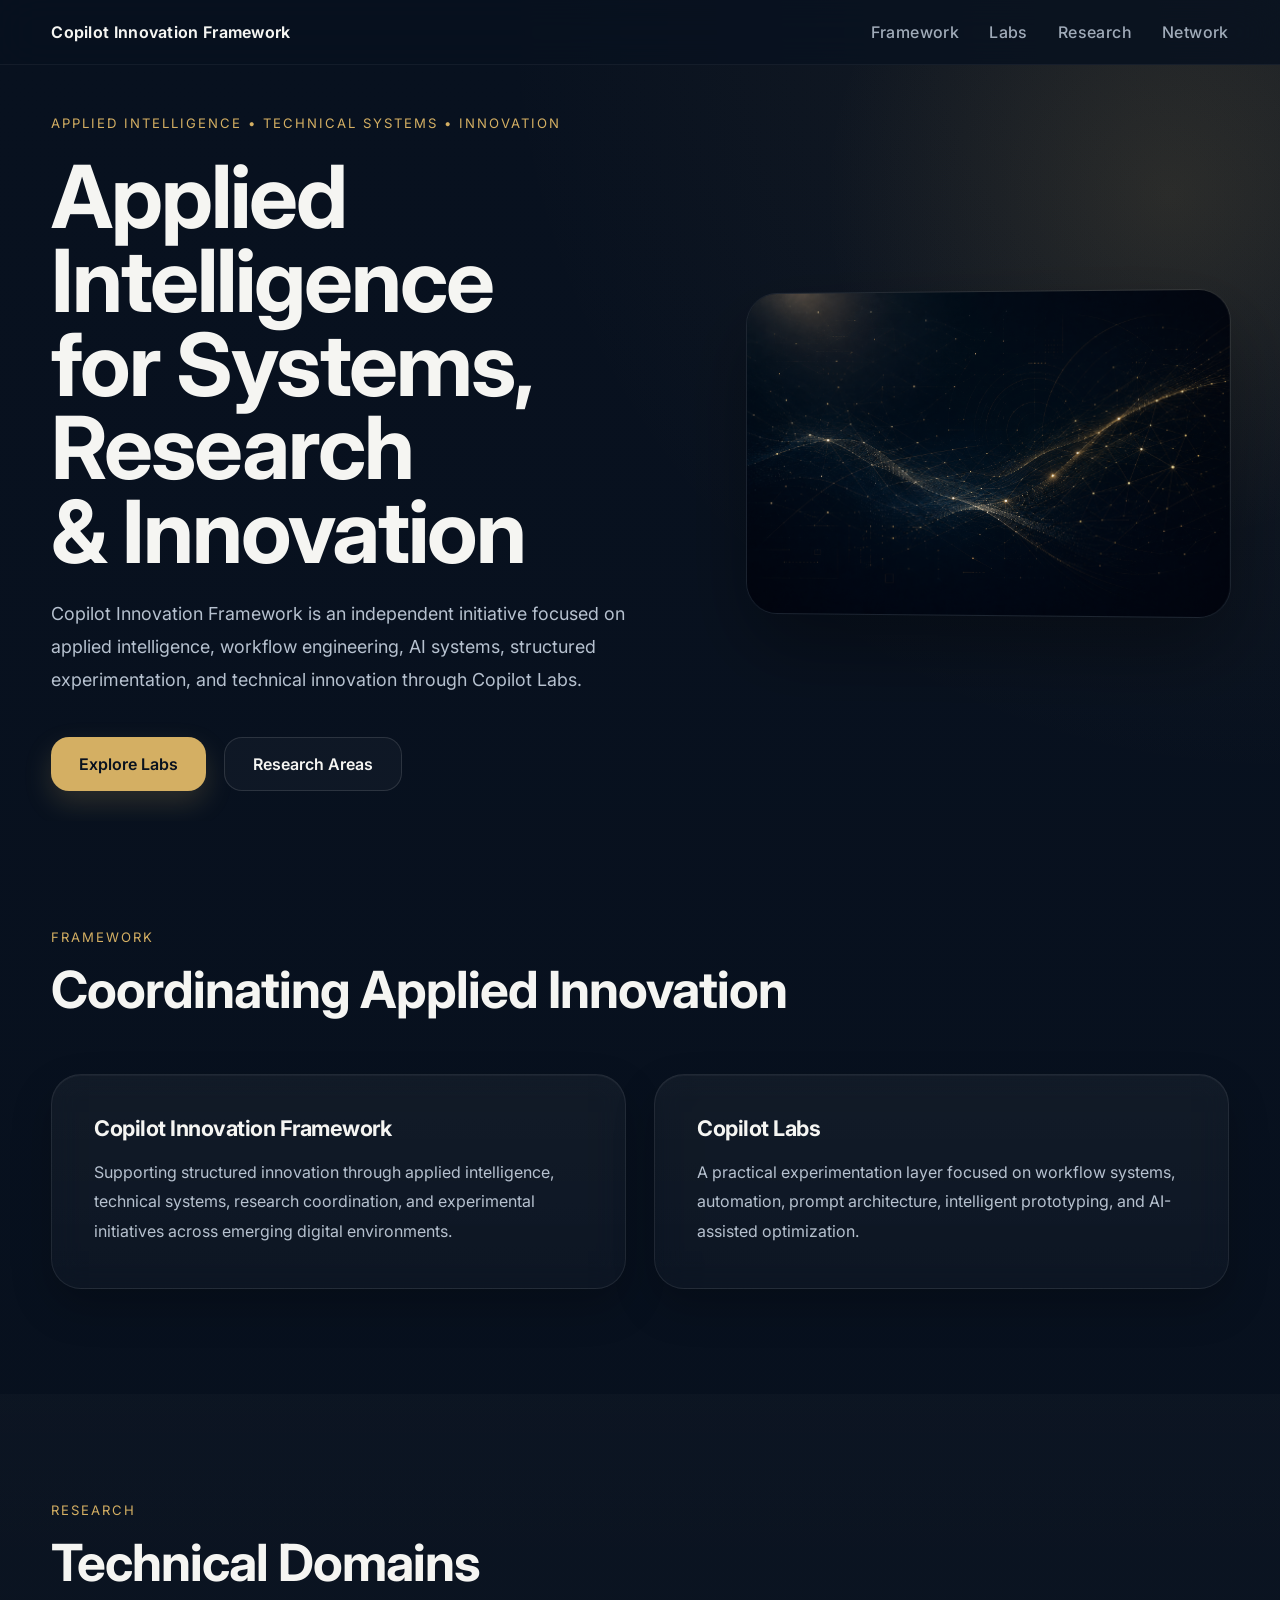
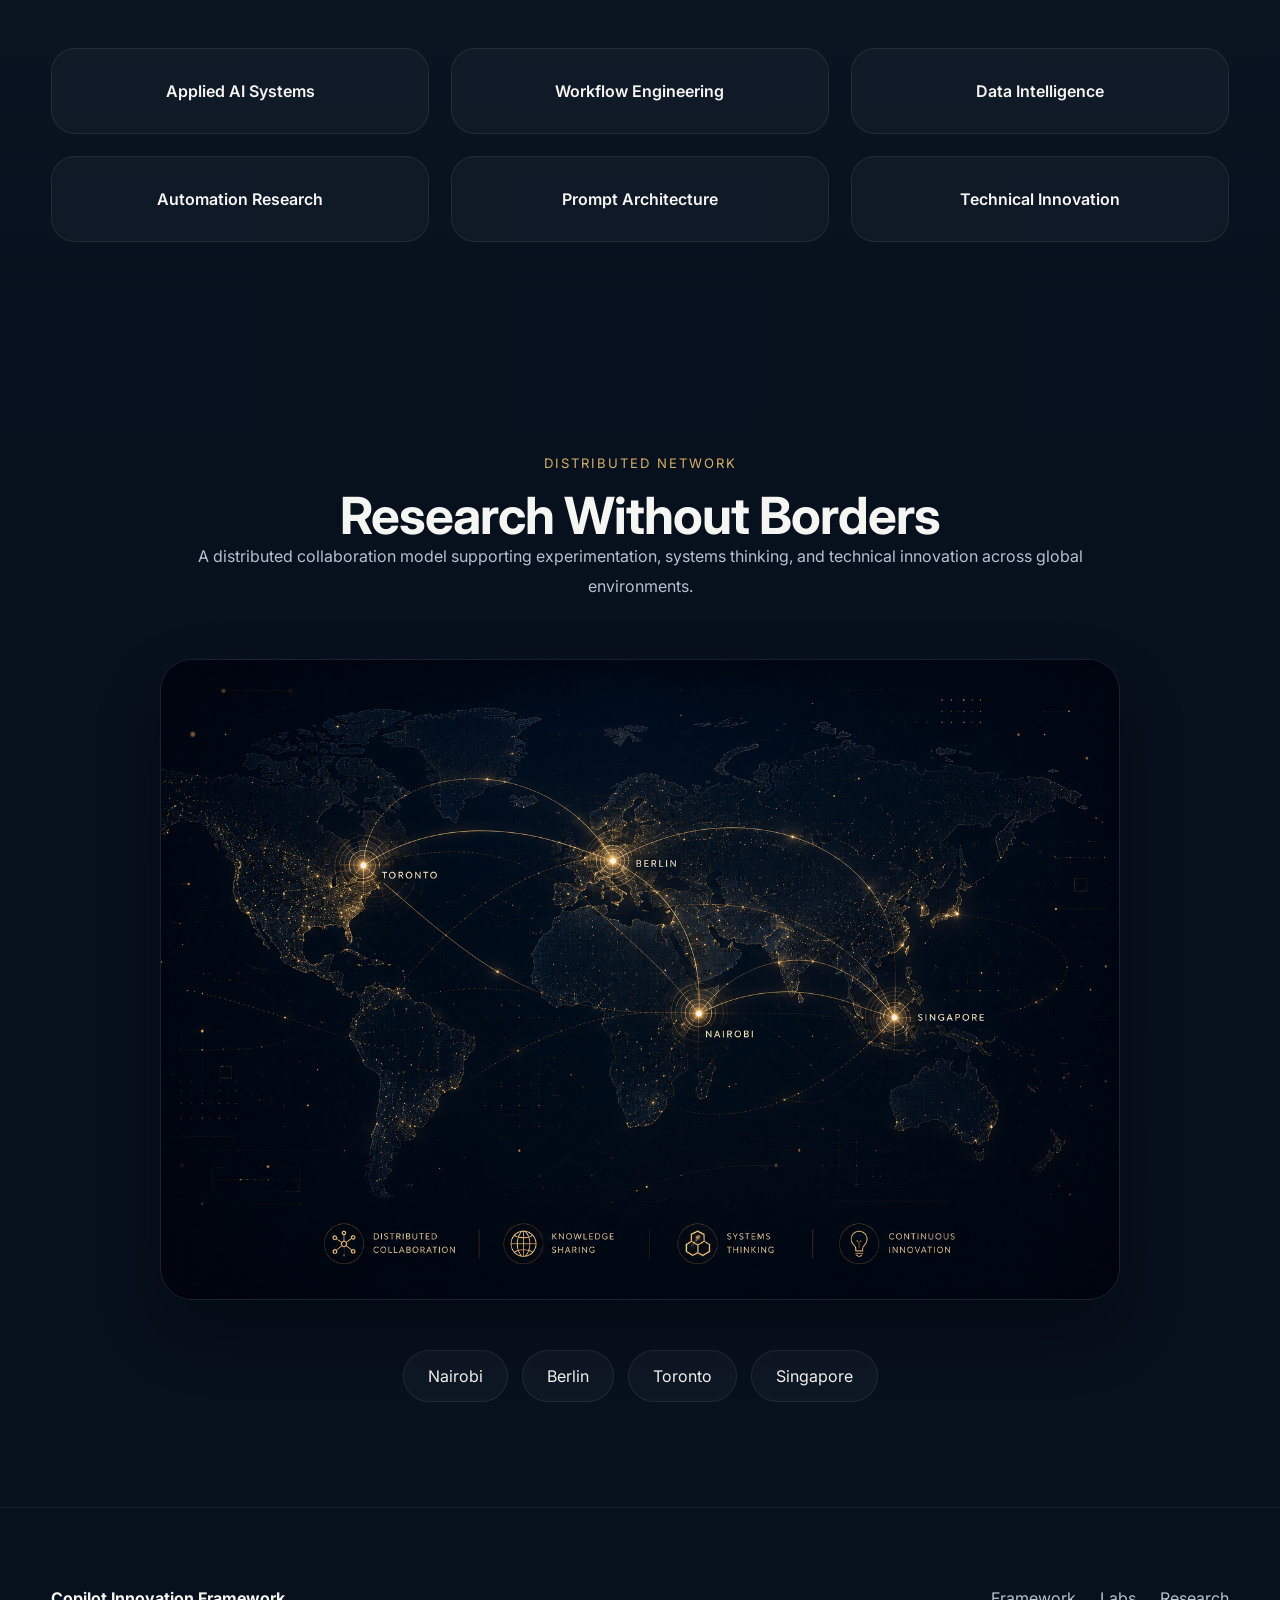
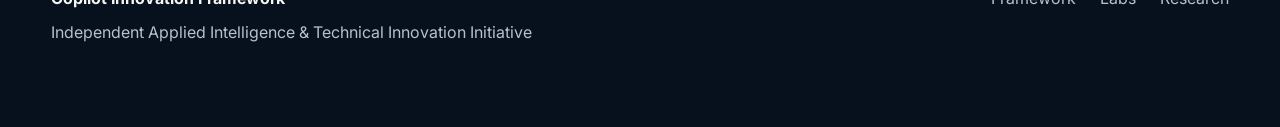
<file: index.html>
<!DOCTYPE html>
<html lang="en">

<head>

  <meta charset="UTF-8" />

  <meta
    name="viewport"
    content="width=device-width, initial-scale=1.0"
  />

  <title>
    Copilot Innovation Framework
  </title>

  <meta
    name="description"
    content="Applied intelligence for systems, research, workflow engineering, and technical innovation through Copilot Labs."
  />

  <meta
    name="theme-color"
    content="#08111f"
  />

  <!-- Open Graph -->
  <meta
    property="og:type"
    content="website"
  />

  <meta
    property="og:title"
    content="Copilot Innovation Framework"
  />

  <meta
    property="og:description"
    content="Applied intelligence for systems, research, workflow engineering, and technical innovation."
  />

  <meta
    property="og:url"
    content="https://copilotlabs.tech/"
  />

  <meta
    property="og:image"
    content="https://copilotlabs.tech/assets/social-card.png"
  />

  <!-- Twitter / X -->
  <meta
    name="twitter:card"
    content="summary_large_image"
  />

  <meta
    name="twitter:title"
    content="Copilot Innovation Framework"
  />

  <meta
    name="twitter:description"
    content="Applied intelligence for systems, research, and innovation."
  />

  <meta
    name="twitter:image"
    content="https://copilotlabs.tech/assets/social-card.png"
  />

  <!-- Favicon -->
  <link
    rel="icon"
    type="image/x-icon"
    href="./assets/favicon.ico"
  />

  <!-- Fonts -->
  <link
    rel="preconnect"
    href="https://fonts.googleapis.com"
  />

  <link
    rel="preconnect"
    href="https://fonts.gstatic.com"
    crossorigin
  />

  <link
    href="https://fonts.googleapis.com/css2?family=Inter:wght@400;500;600;700;800&display=swap"
    rel="stylesheet"
  />

  <!-- CSS -->
  <link
    rel="stylesheet"
    href="./styles/main.css"
  />

</head>

<body>

  <!-- Navigation -->
  <header class="navbar">

    <div class="container nav-inner">

      <div class="brand">
        Copilot Innovation Framework
      </div>

      <nav>

        <a href="#framework">
          Framework
        </a>

        <a href="#labs">
          Labs
        </a>

        <a href="#research">
          Research
        </a>

        <a href="#network">
          Network
        </a>

      </nav>

    </div>

  </header>

  <!-- Hero -->
  <section class="hero">

    <div class="hero-glow"></div>

    <div class="container hero-layout">

      <!-- Left -->
      <div class="hero-content">

        <div class="eyebrow">
          Applied Intelligence • Technical Systems • Innovation
        </div>

        <h1>
          Applied Intelligence for Systems,
          Research & Innovation
        </h1>

        <p class="hero-text">
          Copilot Innovation Framework is an
          independent initiative focused on
          applied intelligence, workflow
          engineering, AI systems, structured
          experimentation, and technical
          innovation through Copilot Labs.
        </p>

        <div class="hero-actions">

          <a
            href="#labs"
            class="btn btn-primary"
          >
            Explore Labs
          </a>

          <a
            href="#research"
            class="btn btn-secondary"
          >
            Research Areas
          </a>

        </div>

      </div>

      <!-- Right -->
      <div class="hero-visual">

        <img
          src="./assets/network-mesh.png"
          alt="Applied intelligence systems visualization"
          loading="lazy"
        />

      </div>

    </div>

  </section>

  <!-- Framework -->
  <section
    id="framework"
    class="section"
  >

    <div class="container">

      <div class="section-header">

        <span class="section-label">
          Framework
        </span>

        <h2>
          Coordinating Applied Innovation
        </h2>

      </div>

      <div class="card-grid">

        <article class="glass-card">

          <h3>
            Copilot Innovation Framework
          </h3>

          <p>
            Supporting structured innovation
            through applied intelligence,
            technical systems, research
            coordination, and experimental
            initiatives across emerging
            digital environments.
          </p>

        </article>

        <article
          id="labs"
          class="glass-card"
        >

          <h3>
            Copilot Labs
          </h3>

          <p>
            A practical experimentation layer
            focused on workflow systems,
            automation, prompt architecture,
            intelligent prototyping, and
            AI-assisted optimization.
          </p>

        </article>

      </div>

    </div>

  </section>

  <!-- Research -->
  <section
    id="research"
    class="section section-alt"
  >

    <div class="container">

      <div class="section-header">

        <span class="section-label">
          Research
        </span>

        <h2>
          Technical Domains
        </h2>

      </div>

      <div class="domain-grid">

        <div class="domain-card">
          Applied AI Systems
        </div>

        <div class="domain-card">
          Workflow Engineering
        </div>

        <div class="domain-card">
          Data Intelligence
        </div>

        <div class="domain-card">
          Automation Research
        </div>

        <div class="domain-card">
          Prompt Architecture
        </div>

        <div class="domain-card">
          Technical Innovation
        </div>

      </div>

    </div>

  </section>

  <!-- Network -->
  <section
    id="network"
    class="section"
  >

    <div class="container narrow">

      <div class="section-header center">

        <span class="section-label">
          Distributed Network
        </span>

        <h2>
          Research Without Borders
        </h2>

        <p>
          A distributed collaboration model
          supporting experimentation,
          systems thinking, and technical
          innovation across global
          environments.
        </p>

      </div>

      <div class="network-image">

        <img
          src="./assets/global-network.png"
          alt="Global research network"
          loading="lazy"
        />

      </div>

      <div class="location-pills">

        <span>Nairobi</span>
        <span>Berlin</span>
        <span>Toronto</span>
        <span>Singapore</span>

      </div>

    </div>

  </section>

  <!-- Footer -->
  <footer>

    <div class="container footer-content">

      <div>

        <div class="footer-brand">
          Copilot Innovation Framework
        </div>

        <p>
          Independent Applied Intelligence &
          Technical Innovation Initiative
        </p>

      </div>

      <div class="footer-links">

        <a href="#framework">
          Framework
        </a>

        <a href="#labs">
          Labs
        </a>

        <a href="#research">
          Research
        </a>

      </div>

    </div>

  </footer>

</body>

</html>
</file>
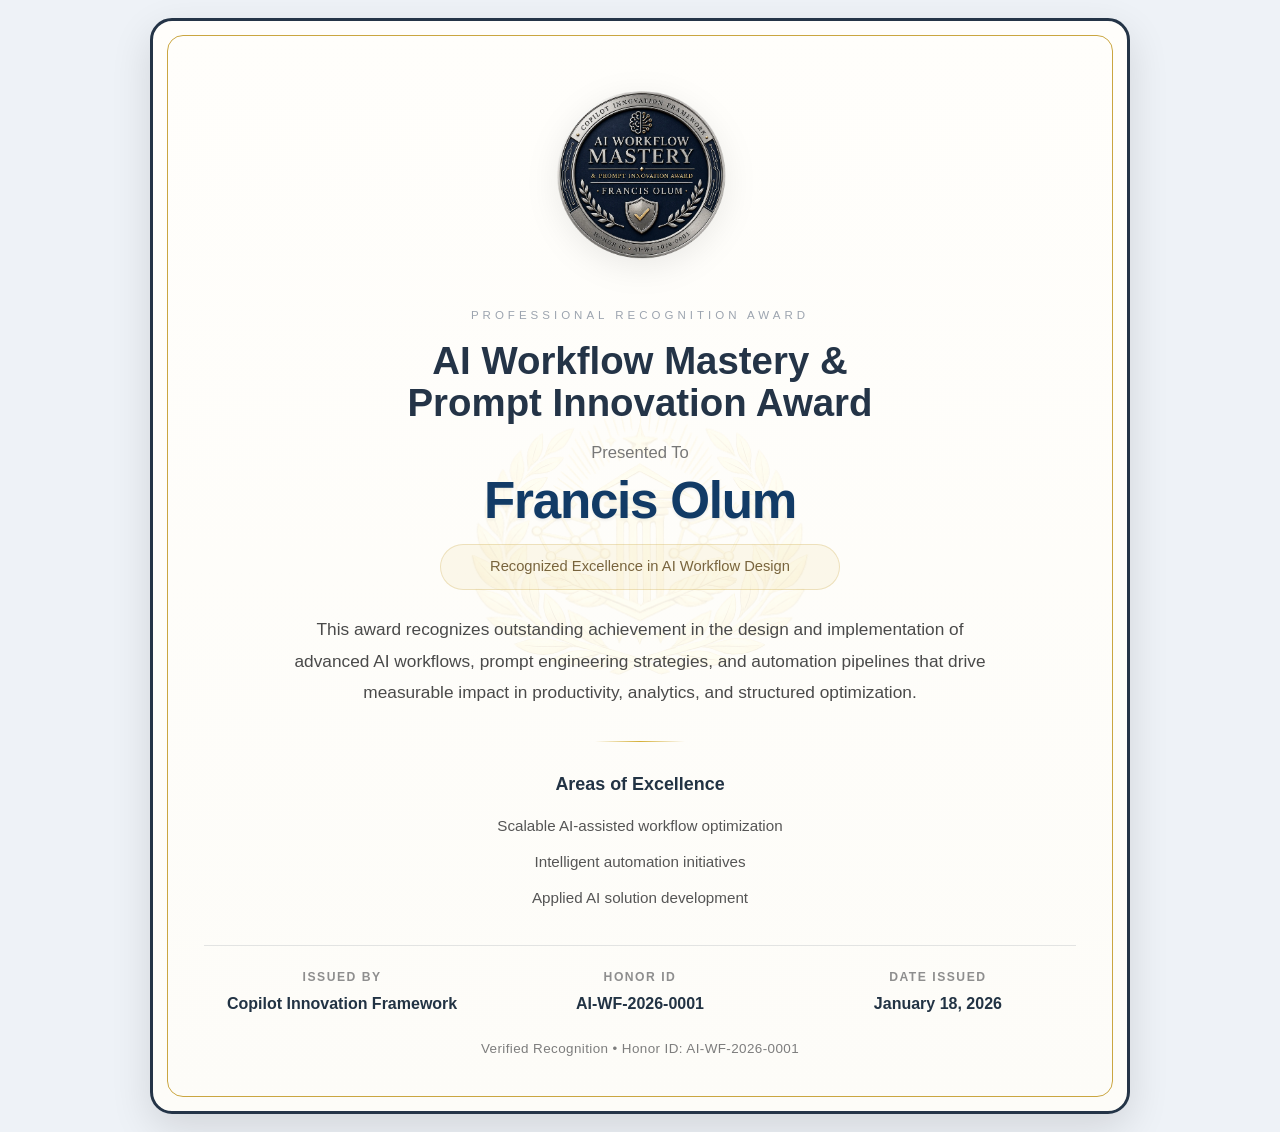
<file: awards/index.html>
<!DOCTYPE html>
<html lang="en">
<head>
  <meta charset="UTF-8" />
  <meta name="viewport" content="width=device-width, initial-scale=1.0" />

  <!-- Primary SEO -->
  <title>AI Workflow Mastery & Prompt Innovation Award</title>
  <meta name="description" content="Official recognition page for the AI Workflow Mastery & Prompt Innovation Award issued by Copilot Innovation Framework." />
  <meta name="keywords" content="AI Workflow Award, Prompt Engineering, Copilot Innovation Framework, AI Recognition, Professional Recognition, Workflow Automation" />
  <meta name="author" content="Copilot Innovation Framework" />
  <meta name="robots" content="index, follow" />

  <!-- Canonical URL -->
  <link rel="canonical" href="https://copilotlabs.tech/awards/" />

  <!-- Favicon -->
  <link rel="icon" type="image/ico" href="../assets/favicon.ico" />

  <!-- Open Graph (LinkedIn, Facebook, WhatsApp, Slack, Discord) -->
  <meta property="og:type" content="website" />
  <meta property="og:url" content="https://copilotlabs.tech/awards/" />
  <meta property="og:title" content="AI Workflow Mastery & Prompt Innovation Award" />
  <meta property="og:description" content="Official professional recognition for excellence in AI workflow systems, prompt engineering, and automation design." />
  <meta property="og:site_name" content="Copilot Innovation Framework" />
  <meta property="og:image" content="https://copilotlabs.tech/awards/assets/social-card.png" />
  <meta property="og:image:secure_url" content="https://copilotlabs.tech/awards/assets/social-card.png" />
  <meta property="og:image:width" content="1200" />
  <meta property="og:image:height" content="630" />
  <meta property="og:image:alt" content="AI Workflow Mastery & Prompt Innovation Award issued by Copilot Innovation Framework" />

  <!-- Twitter / X Card -->
  <meta name="twitter:card" content="summary_large_image" />
  <meta name="twitter:title" content="AI Workflow Mastery & Prompt Innovation Award" />
  <meta name="twitter:description" content="Official recognition for excellence in AI workflow design, prompt engineering, and intelligent automation." />
  <meta name="twitter:image" content="https://copilotlabs.tech/awards/assets/social-card.png" />

  <!-- Theme color -->
  <meta name="theme-color" content="#13294B" />

  <!-- Styles -->
  <link rel="stylesheet" href="./styles/awards.css" />
</head>
<body>
  <main class="certificate" aria-label="Professional Recognition Award">
    <!-- Award Badge -->
    <img src="./assets/award.webp" alt="AI Workflow Mastery and Prompt Innovation Award Badge" class="badge" />

    <!-- Recognition Label -->
    <div class="award-label">Professional Recognition Award</div>

    <!-- Main Title -->
    <h1>AI Workflow Mastery & Prompt Innovation Award</h1>

    <!-- Recipient -->
    <div class="presented">Presented To</div>
    <h2>Francis Olum</h2>

    <!-- Recognition Pill -->
    <div class="recognition-pill">Recognized Excellence in AI Workflow Design</div>

    <!-- Description -->
    <p class="description">
      This award recognizes outstanding achievement in the design and implementation of advanced AI workflows, prompt engineering strategies, and automation pipelines that drive measurable impact in productivity, analytics, and structured optimization.
    </p>

    <div class="divider"></div>

    <!-- Areas of Excellence -->
    <section class="excellence">
      <h3>Areas of Excellence</h3>
      <ul>
        <li>Scalable AI-assisted workflow optimization</li>
        <li>Intelligent automation initiatives</li>
        <li>Applied AI solution development</li>
      </ul>
    </section>

    <!-- Footer -->
    <section class="footer-grid">
      <div>
        <div class="label">Issued By</div>
        <div class="value">Copilot Innovation Framework</div>
      </div>

      <div>
        <div class="label">Honor ID</div>
        <div class="value">AI-WF-2026-0001</div>
      </div>

      <div>
        <div class="label">Date Issued</div>
        <div class="value">January 18, 2026</div>
      </div>
    </section>

    <!-- Verification -->
    <div class="verification">
      Verified Recognition • Honor ID: AI-WF-2026-0001
    </div>
  </main>
</body>
</html>
</file>
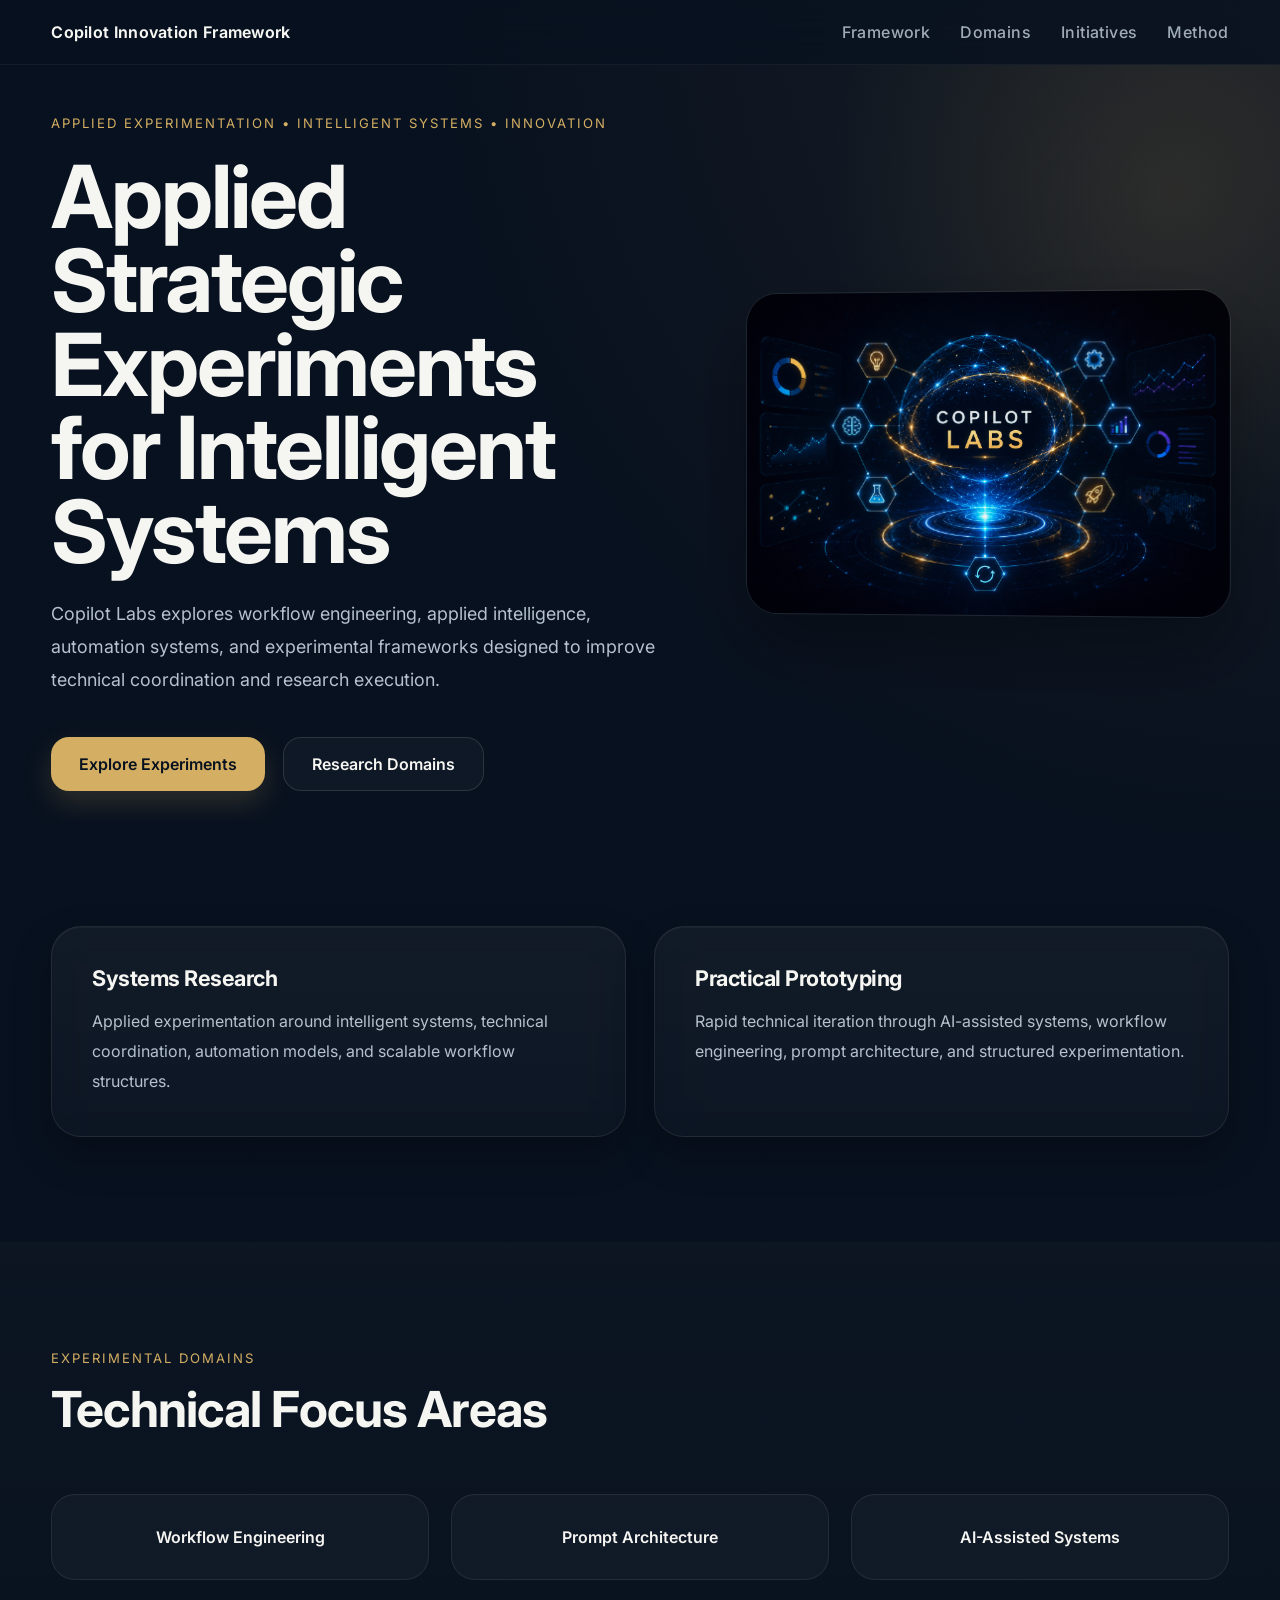
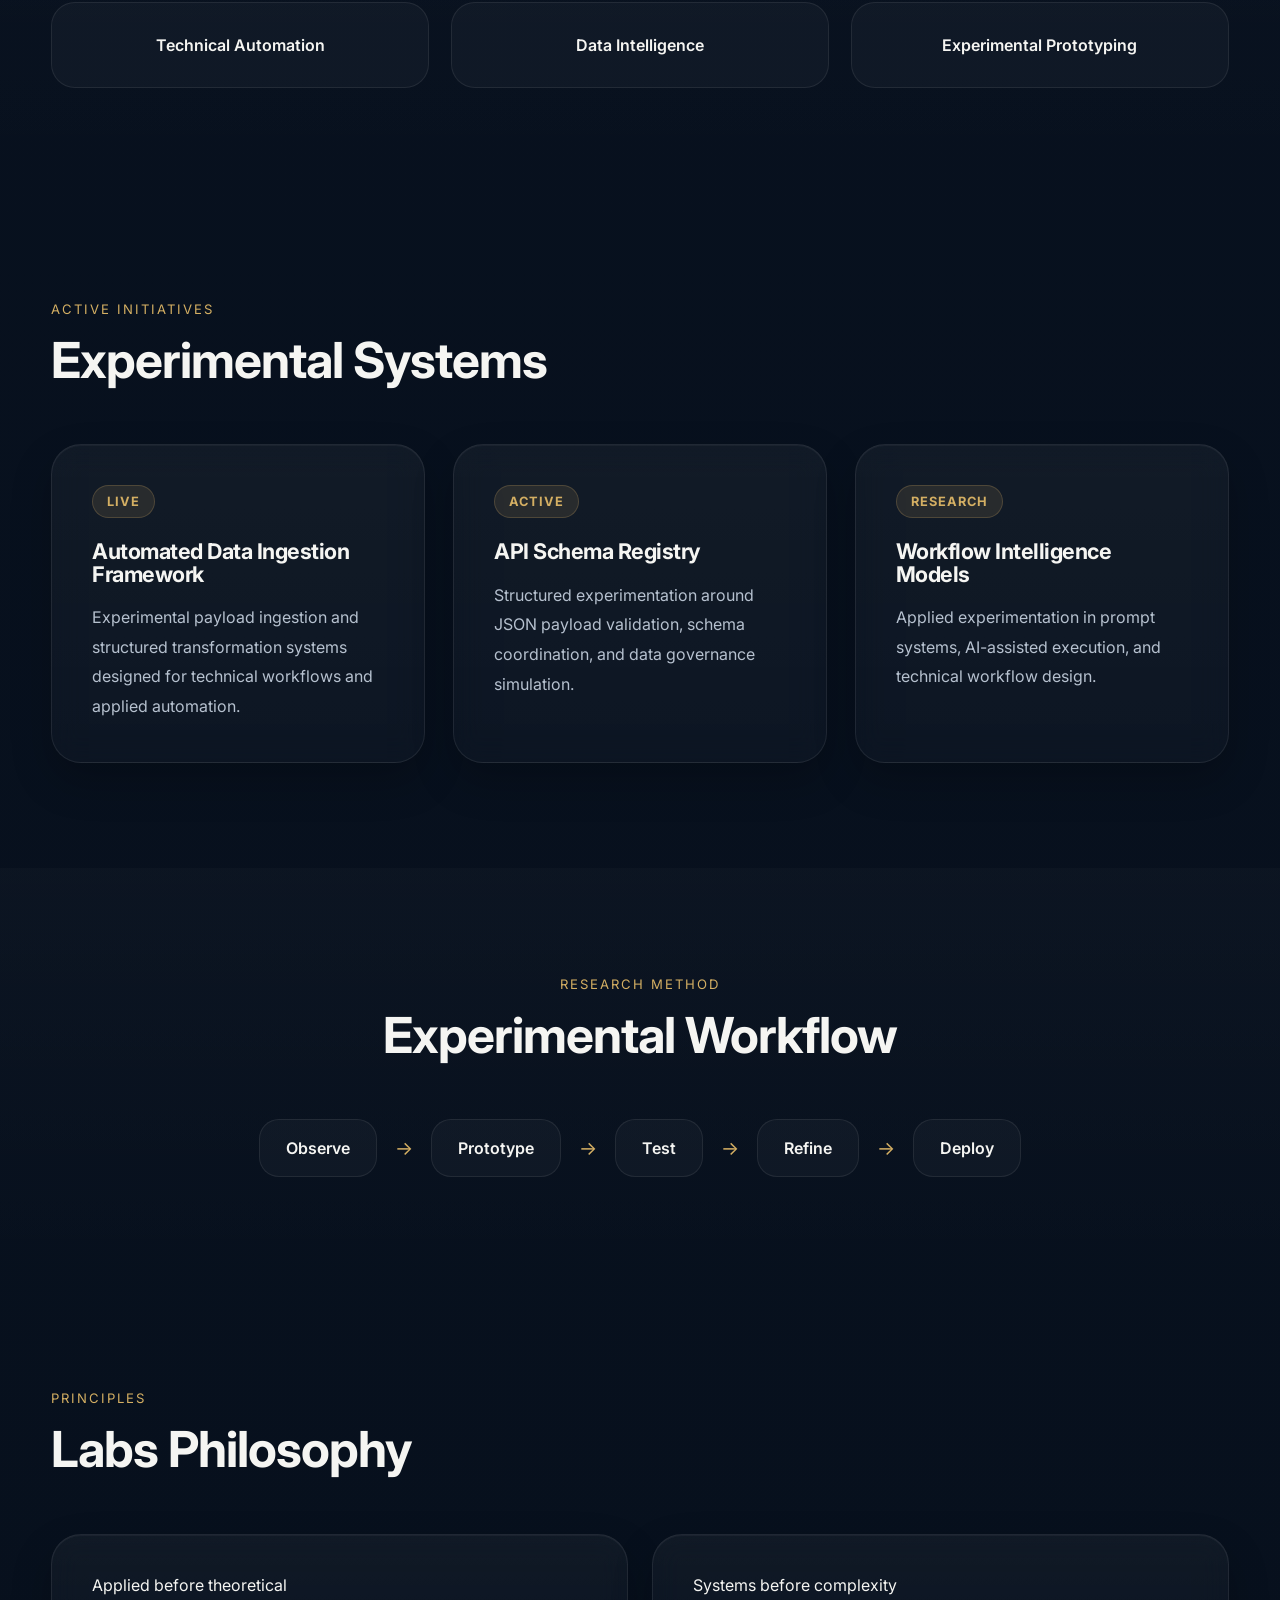
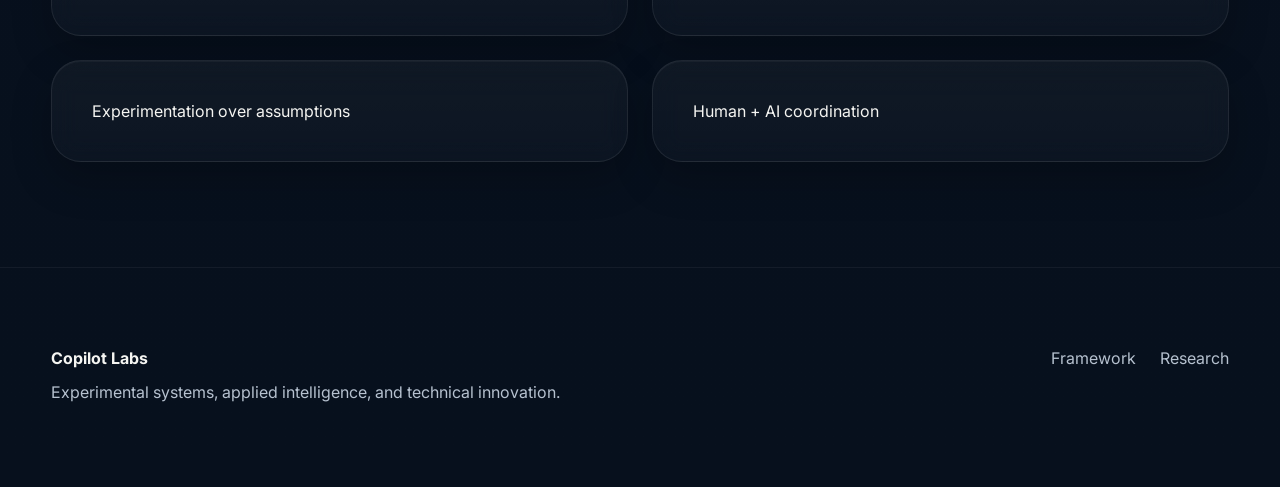
<file: labs/index.html>
<!DOCTYPE html>
<html lang="en">

<head>

  <meta charset="UTF-8" />

  <meta
    name="viewport"
    content="width=device-width, initial-scale=1.0"
  />

  <title>
    Copilot Labs
  </title>

  <meta
    name="description"
    content="Applied experimentation for intelligent systems, workflow engineering, AI-assisted automation, and technical innovation."
  />

  <meta
    name="theme-color"
    content="#08111f"
  />

  <!-- Open Graph -->
  <meta
    property="og:type"
    content="website"
  />

  <meta
    property="og:title"
    content="Copilot Labs"
  />

  <meta
    property="og:description"
    content="Applied experimentation for intelligent systems and technical innovation."
  />

  <meta
    property="og:url"
    content="https://copilotlabs.tech/labs/"
  />

  <!-- Favicon -->
  <link
    rel="icon"
    type="image/x-icon"
    href="../assets/favicon.ico"
  />

  <!-- Fonts -->
  <link
    rel="preconnect"
    href="https://fonts.googleapis.com"
  />

  <link
    rel="preconnect"
    href="https://fonts.gstatic.com"
    crossorigin
  />

  <link
    href="https://fonts.googleapis.com/css2?family=Inter:wght@400;500;600;700;800&display=swap"
    rel="stylesheet"
  />

  <!-- CSS -->
  <link
    rel="stylesheet"
    href="../styles/labs.css"
  />

</head>

<body>

  <!-- Navigation -->
  <header class="navbar">

    <div class="container nav-inner">

      <a
        href="../"
        class="brand"
      >
        Copilot Innovation Framework
      </a>

      <nav>

        <a href="../">
          Framework
        </a>

        <a href="#domains">
          Domains
        </a>

        <a href="#initiatives">
          Initiatives
        </a>

        <a href="#method">
          Method
        </a>

      </nav>

    </div>

  </header>

  <!-- Hero -->
  <section class="hero">

    <div class="hero-glow"></div>

    <div class="container hero-layout">

      <div class="hero-content">

        <div class="eyebrow">
          Applied Experimentation • Intelligent Systems • Innovation
        </div>

        <h1>
          Applied Strategic Experiments
          for Intelligent Systems
        </h1>

        <p class="hero-text">
          Copilot Labs explores workflow
          engineering, applied intelligence,
          automation systems, and experimental
          frameworks designed to improve
          technical coordination and research
          execution.
        </p>

        <div class="hero-actions">

          <a
            href="#initiatives"
            class="btn btn-primary"
          >
            Explore Experiments
          </a>

          <a
            href="#domains"
            class="btn btn-secondary"
          >
            Research Domains
          </a>

        </div>

      </div>

      <div class="hero-visual">

        <img
          src="./assets/labs-mesh.png"
          alt="Technical systems visualization"
          loading="lazy"
        />

      </div>

    </div>

  </section>

  <!-- Mission -->
  <section class="section">

    <div class="container">

      <div class="card-grid">

        <article class="glass-card">

          <h3>
            Systems Research
          </h3>

          <p>
            Applied experimentation around
            intelligent systems, technical
            coordination, automation models,
            and scalable workflow structures.
          </p>

        </article>

        <article class="glass-card">

          <h3>
            Practical Prototyping
          </h3>

          <p>
            Rapid technical iteration through
            AI-assisted systems, workflow
            engineering, prompt architecture,
            and structured experimentation.
          </p>

        </article>

      </div>

    </div>

  </section>

  <!-- Domains -->
  <section
    id="domains"
    class="section section-alt"
  >

    <div class="container">

      <div class="section-header">

        <span class="section-label">
          Experimental Domains
        </span>

        <h2>
          Technical Focus Areas
        </h2>

      </div>

      <div class="domain-grid">

        <div class="domain-card">
          Workflow Engineering
        </div>

        <div class="domain-card">
          Prompt Architecture
        </div>

        <div class="domain-card">
          AI-Assisted Systems
        </div>

        <div class="domain-card">
          Technical Automation
        </div>

        <div class="domain-card">
          Data Intelligence
        </div>

        <div class="domain-card">
          Experimental Prototyping
        </div>

      </div>

    </div>

  </section>

  <!-- Active Initiatives -->
  <section
    id="initiatives"
    class="section"
  >

    <div class="container">

      <div class="section-header">

        <span class="section-label">
          Active Initiatives
        </span>

        <h2>
          Experimental Systems
        </h2>

      </div>

      <div class="initiative-grid">

        <article class="initiative-card">

          <div class="status-pill">
            LIVE
          </div>

          <h3>
            Automated Data Ingestion Framework
          </h3>

          <p>
            Experimental payload ingestion
            and structured transformation
            systems designed for technical
            workflows and applied automation.
          </p>

        </article>

        <article class="initiative-card">

          <div class="status-pill">
            ACTIVE
          </div>

          <h3>
            API Schema Registry
          </h3>

          <p>
            Structured experimentation around
            JSON payload validation,
            schema coordination, and data
            governance simulation.
          </p>

        </article>

        <article class="initiative-card">

          <div class="status-pill">
            RESEARCH
          </div>

          <h3>
            Workflow Intelligence Models
          </h3>

          <p>
            Applied experimentation in prompt
            systems, AI-assisted execution,
            and technical workflow design.
          </p>

        </article>

      </div>

    </div>

  </section>

  <!-- Research Method -->
  <section
    id="method"
    class="section section-alt"
  >

    <div class="container narrow">

      <div class="section-header center">

        <span class="section-label">
          Research Method
        </span>

        <h2>
          Experimental Workflow
        </h2>

      </div>

      <div class="method-flow">

        <div>Observe</div>
        <span>→</span>
        <div>Prototype</div>
        <span>→</span>
        <div>Test</div>
        <span>→</span>
        <div>Refine</div>
        <span>→</span>
        <div>Deploy</div>

      </div>

    </div>

  </section>

  <!-- Principles -->
  <section class="section">

    <div class="container">

      <div class="section-header">

        <span class="section-label">
          Principles
        </span>

        <h2>
          Labs Philosophy
        </h2>

      </div>

      <div class="principles-grid">

        <div class="principle-card">
          Applied before theoretical
        </div>

        <div class="principle-card">
          Systems before complexity
        </div>

        <div class="principle-card">
          Experimentation over assumptions
        </div>

        <div class="principle-card">
          Human + AI coordination
        </div>

      </div>

    </div>

  </section>

  <!-- Footer -->
  <footer>

    <div class="container footer-content">

      <div>

        <div class="footer-brand">
          Copilot Labs
        </div>

        <p>
          Experimental systems, applied
          intelligence, and technical
          innovation.
        </p>

      </div>

      <div class="footer-links">

        <a href="../">
          Framework
        </a>

        <a href="../research/">
          Research
        </a>

      </div>

    </div>

  </footer>

</body>

</html>
</file>
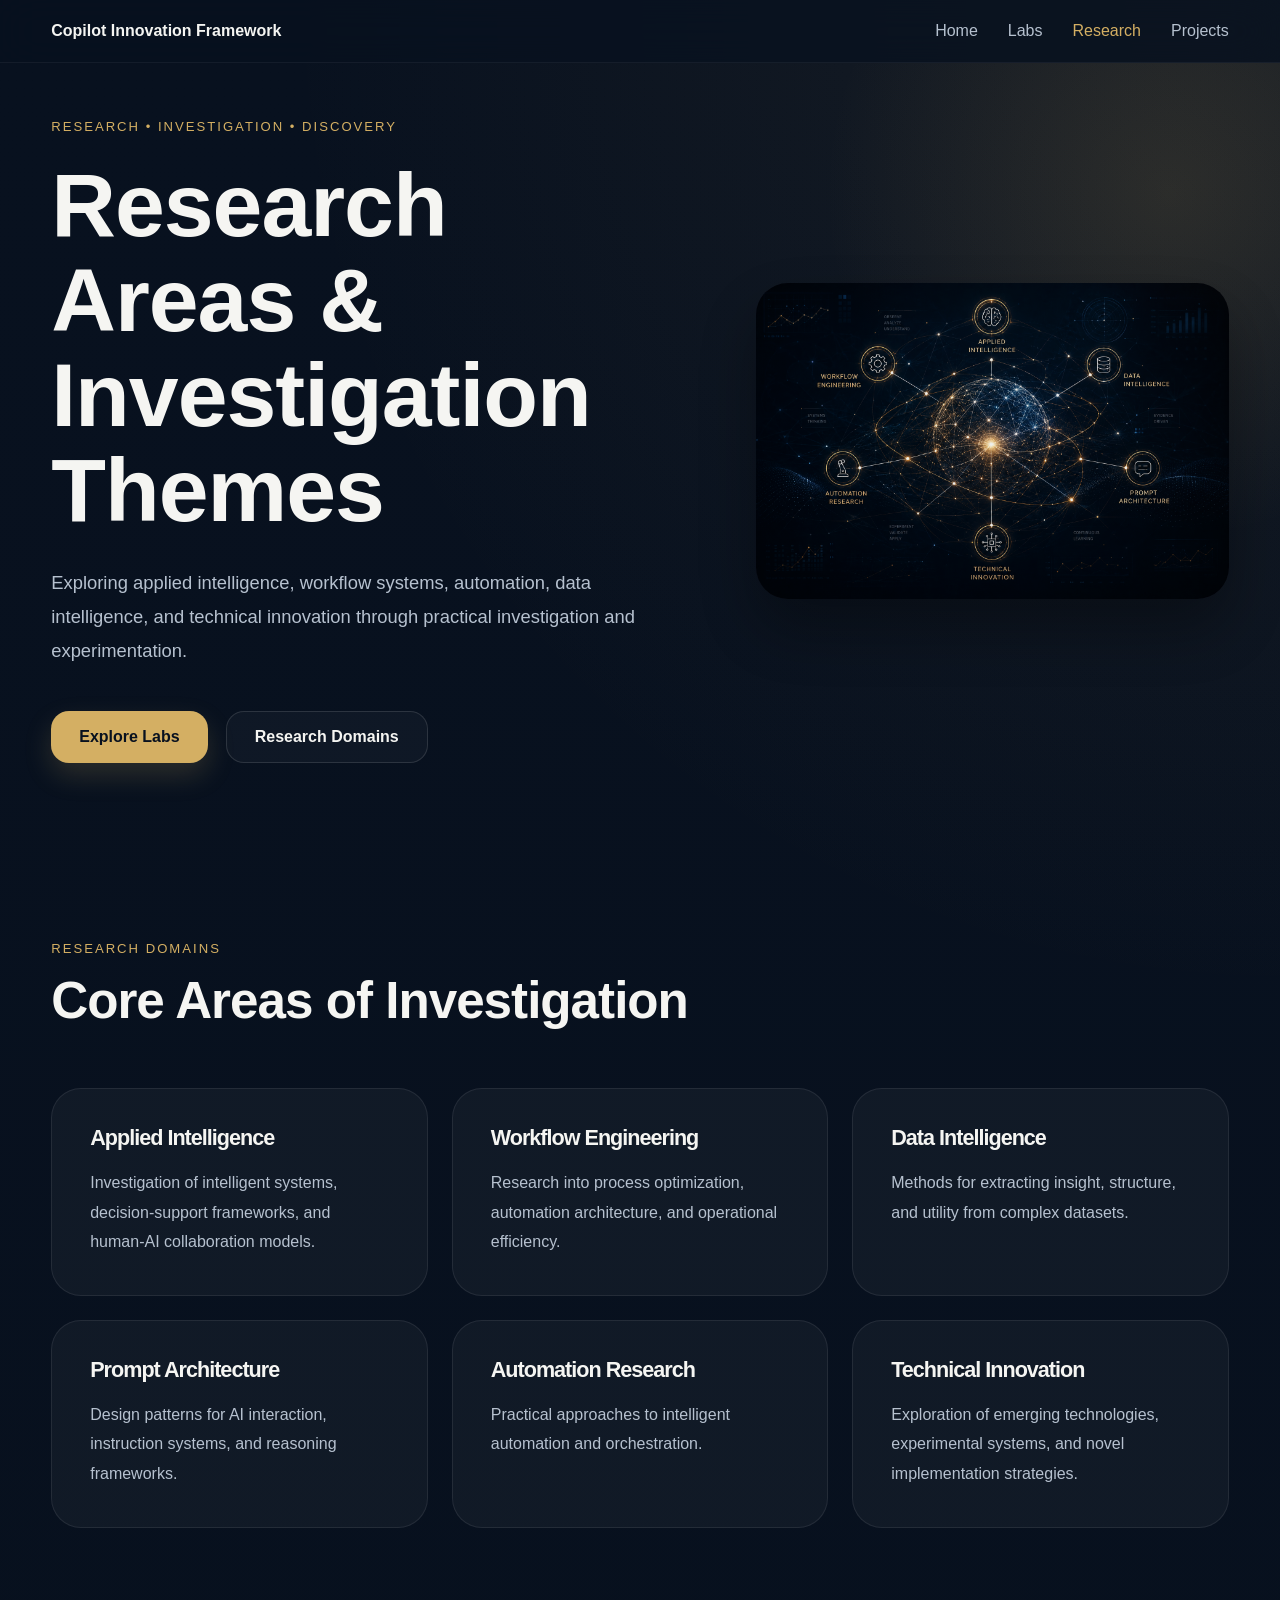
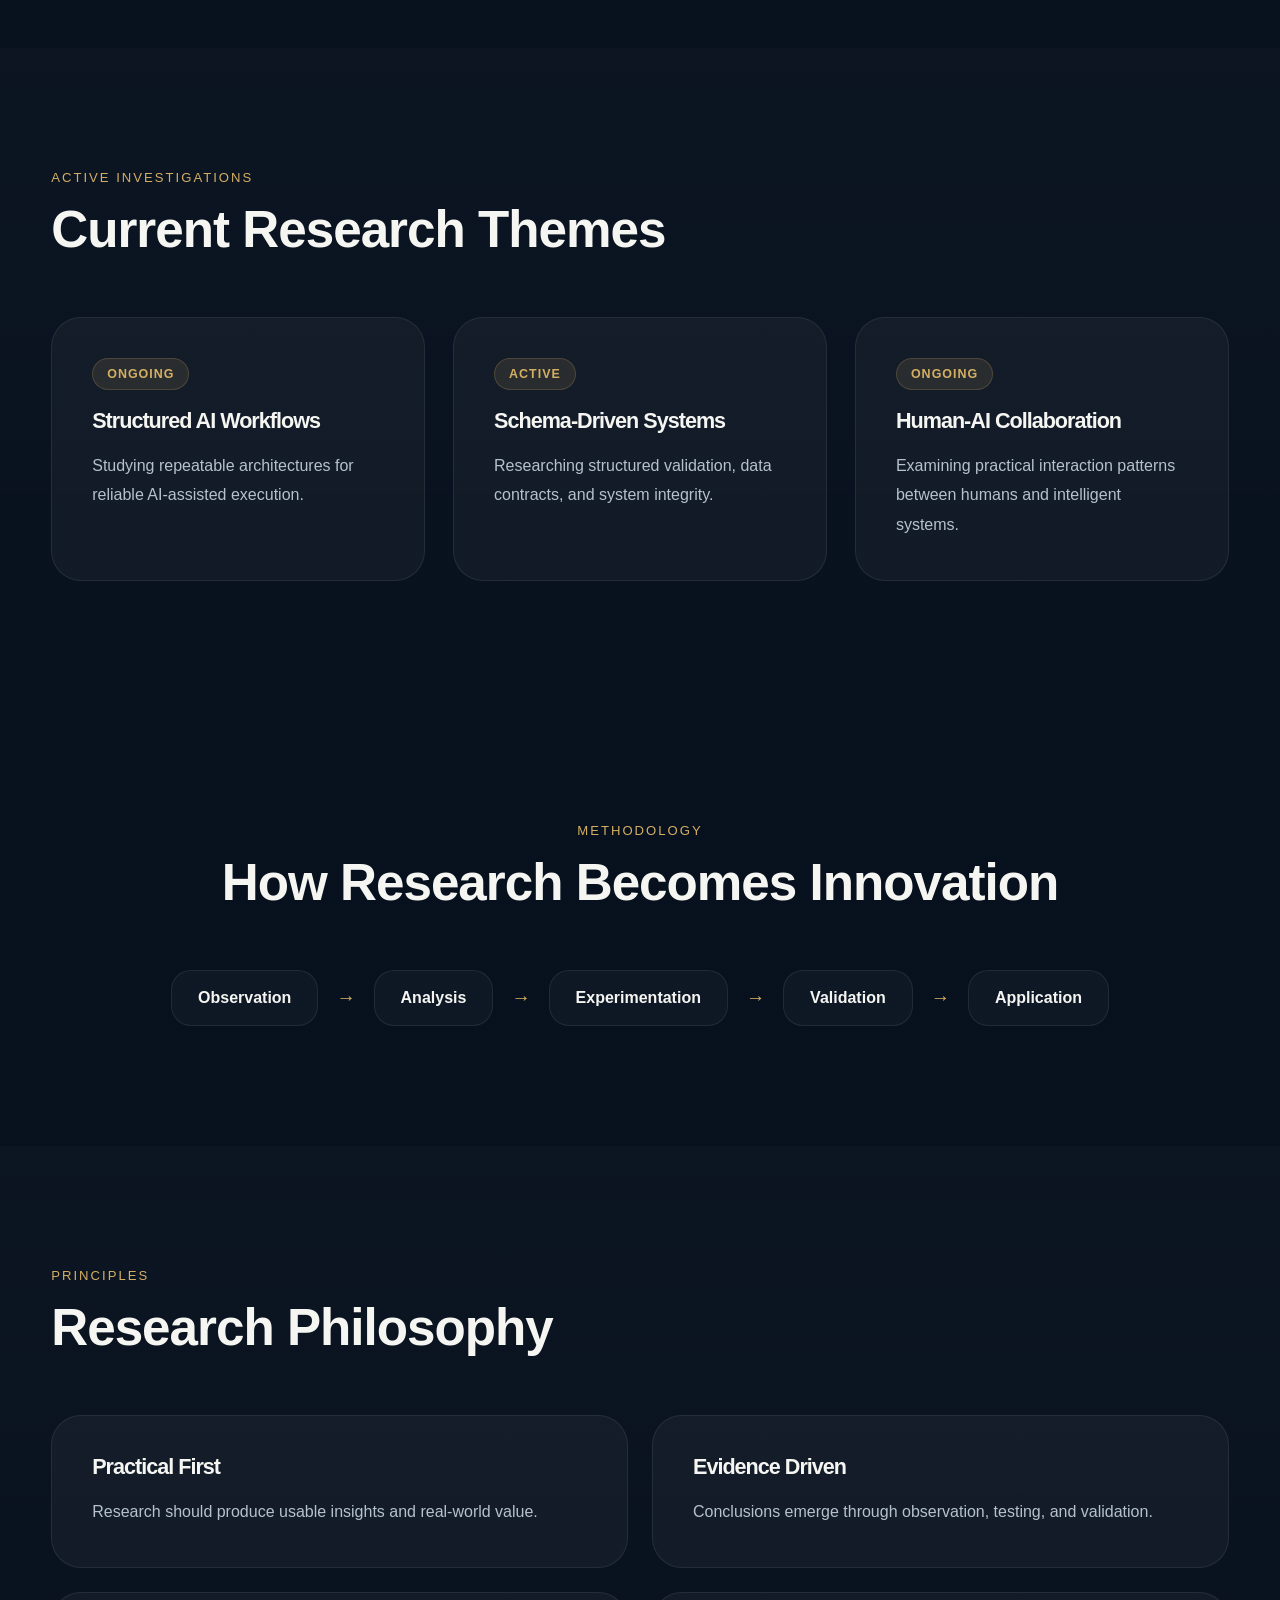
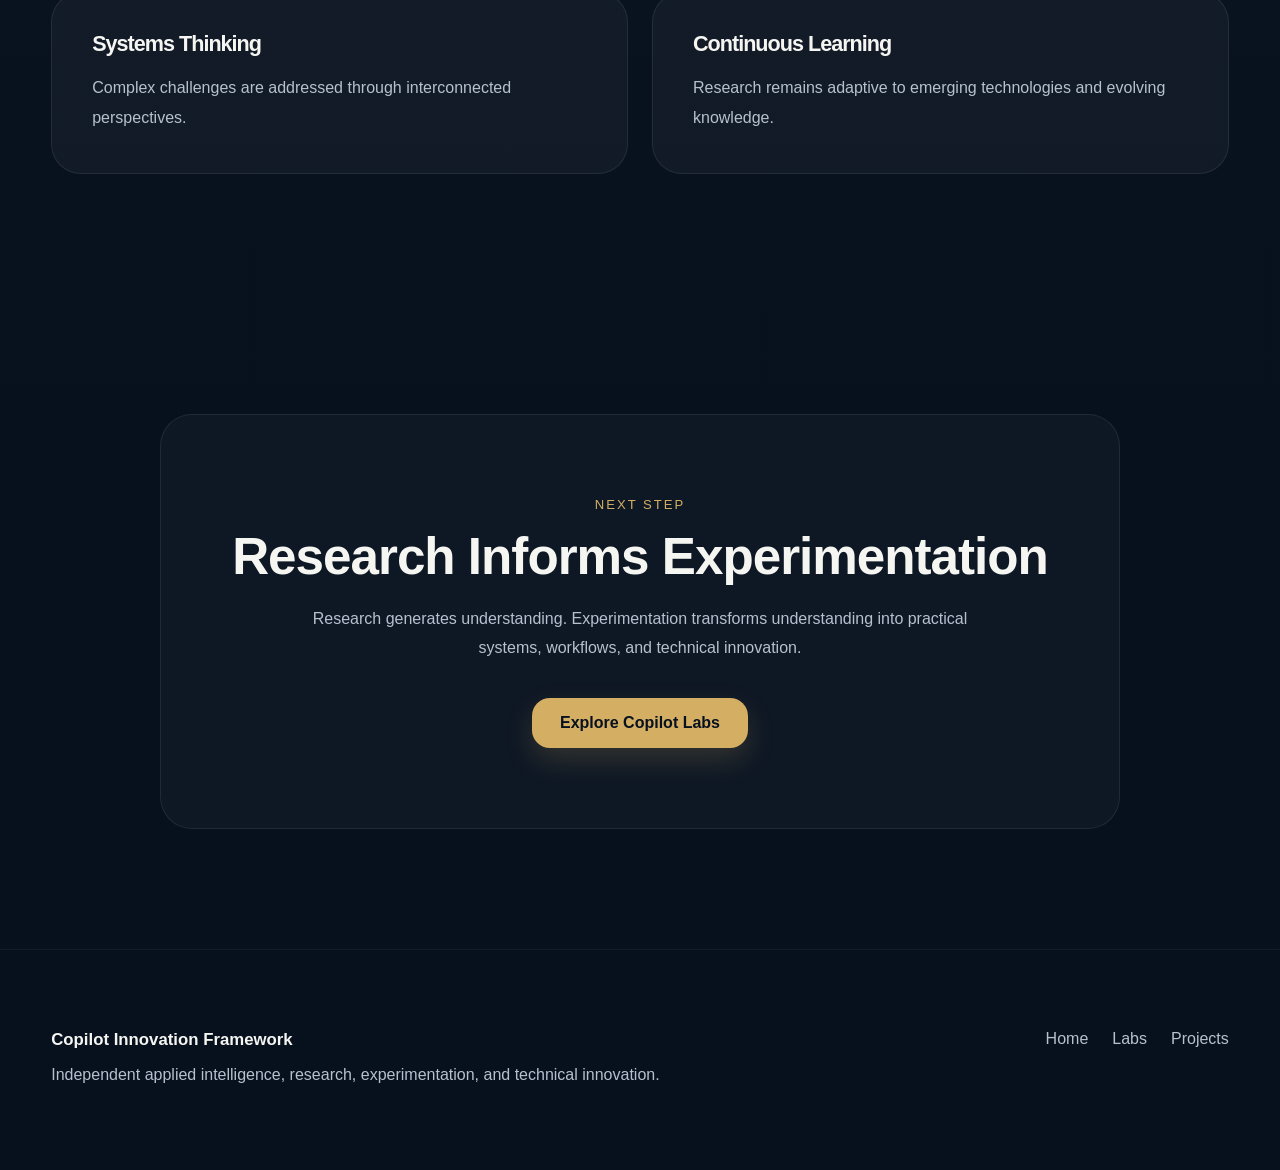
<file: research/index.html>
<!DOCTYPE html><html lang="en"><head>  <meta charset="UTF-8" /><meta
name="viewport"
content="width=device-width, initial-scale=1.0"
/>

  <title>
    Research | Copilot Innovation Framework
  </title><meta
name="description"
content="Research areas, investigation themes, and technical exploration within Copilot Innovation Framework."
/>

<meta
name="theme-color"
content="#08111f"
/>

  <!-- Open Graph --><meta
property="og:type"
content="website"
/>

<meta
property="og:title"
content="Research | Copilot Innovation Framework"
/>

<meta
property="og:description"
content="Applied intelligence, workflow systems, automation research, and technical innovation."
/>

<meta
property="og:url"
content="https://copilotlabs.tech/research/"
/>

  <!-- Favicon -->  
  <link
    rel="icon"
    type="image/x-icon"
    href="../assets/favicon.ico"
  />  
  
  <!-- CSS -->  
  <link
    rel="stylesheet"
    href="../styles/research.css"
  />
</head>
<body>      
  <!-- Navigation -->  
  <header class="navbar"><div class="container nav-inner">

  <a
    href="/"
    class="brand"
  >
    Copilot Innovation Framework
  </a>

  <nav>

    <a href="/">
      Home
    </a>

    <a href="/labs/">
      Labs
    </a>

    <a
      href="/research/"
      class="active"
    >
      Research
    </a>

    <a href="#">
      Projects
    </a>

  </nav>

</div>

  </header>  <!-- Hero -->  <section class="hero"><div class="hero-glow"></div>

<div class="container hero-layout">

  <div class="hero-content">

    <div class="eyebrow">
      Research • Investigation • Discovery
    </div>

    <h1>
      Research Areas &
      Investigation Themes
    </h1>

    <p class="hero-text">

      Exploring applied intelligence,
      workflow systems, automation,
      data intelligence, and technical
      innovation through practical
      investigation and experimentation.

    </p>

    <div class="hero-actions">

      <a
        href="/labs/"
        class="btn btn-primary"
      >
        Explore Labs
      </a>

      <a
        href="#domains"
        class="btn btn-secondary"
      >
        Research Domains
      </a>

    </div>

  </div>

  <div class="hero-visual">

    <img
      src="./assets/research-mesh.png"
      alt="Research intelligence visualization"
      loading="lazy"
    />

  </div>

</div>

  </section>  <!-- Research Domains -->  <section
    id="domains"
    class="section"
  ><div class="container">

  <div class="section-header">

    <span class="section-label">
      Research Domains
    </span>

    <h2>
      Core Areas of Investigation
    </h2>

  </div>

  <div class="domain-grid">

    <div class="domain-card">

      <h3>
        Applied Intelligence
      </h3>

      <p>
        Investigation of intelligent
        systems, decision-support
        frameworks, and human-AI
        collaboration models.
      </p>

    </div>

    <div class="domain-card">

      <h3>
        Workflow Engineering
      </h3>

      <p>
        Research into process
        optimization, automation
        architecture, and operational
        efficiency.
      </p>

    </div>

    <div class="domain-card">

      <h3>
        Data Intelligence
      </h3>

      <p>
        Methods for extracting insight,
        structure, and utility from
        complex datasets.
      </p>

    </div>

    <div class="domain-card">

      <h3>
        Prompt Architecture
      </h3>

      <p>
        Design patterns for AI
        interaction, instruction systems,
        and reasoning frameworks.
      </p>

    </div>

    <div class="domain-card">

      <h3>
        Automation Research
      </h3>

      <p>
        Practical approaches to
        intelligent automation and
        orchestration.
      </p>

    </div>

    <div class="domain-card">

      <h3>
        Technical Innovation
      </h3>

      <p>
        Exploration of emerging
        technologies, experimental
        systems, and novel
        implementation strategies.
      </p>

    </div>

  </div>

</div>

  </section>  <!-- Active Investigations -->  <section class="section section-alt"><div class="container">

  <div class="section-header">

    <span class="section-label">
      Active Investigations
    </span>

    <h2>
      Current Research Themes
    </h2>

  </div>

  <div class="theme-grid">

    <div class="theme-card">

      <div class="status-pill">
        ONGOING
      </div>

      <h3>
        Structured AI Workflows
      </h3>

      <p>
        Studying repeatable
        architectures for reliable
        AI-assisted execution.
      </p>

    </div>

    <div class="theme-card">

      <div class="status-pill">
        ACTIVE
      </div>

      <h3>
        Schema-Driven Systems
      </h3>

      <p>
        Researching structured
        validation, data contracts,
        and system integrity.
      </p>

    </div>

    <div class="theme-card">

      <div class="status-pill">
        ONGOING
      </div>

      <h3>
        Human-AI Collaboration
      </h3>

      <p>
        Examining practical interaction
        patterns between humans and
        intelligent systems.
      </p>

    </div>

  </div>

</div>

  </section>  <!-- Research Method -->  <section class="section"><div class="container narrow">

  <div class="section-header center">

    <span class="section-label">
      Methodology
    </span>

    <h2>
      How Research Becomes Innovation
    </h2>

  </div>

  <div class="method-flow">

    <div>Observation</div>
    <span>→</span>

    <div>Analysis</div>
    <span>→</span>

    <div>Experimentation</div>
    <span>→</span>

    <div>Validation</div>
    <span>→</span>

    <div>Application</div>

  </div>

</div>

  </section>  <!-- Principles -->  <section class="section section-alt"><div class="container">

  <div class="section-header">

    <span class="section-label">
      Principles
    </span>

    <h2>
      Research Philosophy
    </h2>

  </div>

  <div class="principles-grid">

    <div class="principle-card">

      <h3>
        Practical First
      </h3>

      <p>
        Research should produce usable
        insights and real-world value.
      </p>

    </div>

    <div class="principle-card">

      <h3>
        Evidence Driven
      </h3>

      <p>
        Conclusions emerge through
        observation, testing, and
        validation.
      </p>

    </div>

    <div class="principle-card">

      <h3>
        Systems Thinking
      </h3>

      <p>
        Complex challenges are addressed
        through interconnected
        perspectives.
      </p>

    </div>

    <div class="principle-card">

      <h3>
        Continuous Learning
      </h3>

      <p>
        Research remains adaptive to
        emerging technologies and
        evolving knowledge.
      </p>

    </div>

  </div>

</div>

  </section>  <!-- CTA -->  <section class="section"><div class="container narrow">

  <div class="cta-box">

    <span class="section-label">
      Next Step
    </span>

    <h2>
      Research Informs Experimentation
    </h2>

    <p>

      Research generates understanding.
      Experimentation transforms
      understanding into practical
      systems, workflows, and technical
      innovation.

    </p>

    <a
      href="/labs/"
      class="btn btn-primary"
    >
      Explore Copilot Labs
    </a>

  </div>

</div>

  </section>  <!-- Footer -->  <footer><div class="container footer-content">

  <div>

    <div class="footer-brand">
      Copilot Innovation Framework
    </div>

    <p>
      Independent applied intelligence,
      research, experimentation, and
      technical innovation.
    </p>

  </div>

  <div class="footer-links">

    <a href="/">
      Home
    </a>

    <a href="/labs/">
      Labs
    </a>

    <a href="#">
      Projects
    </a>

  </div>

</div>

  </footer></body></html>
</file>
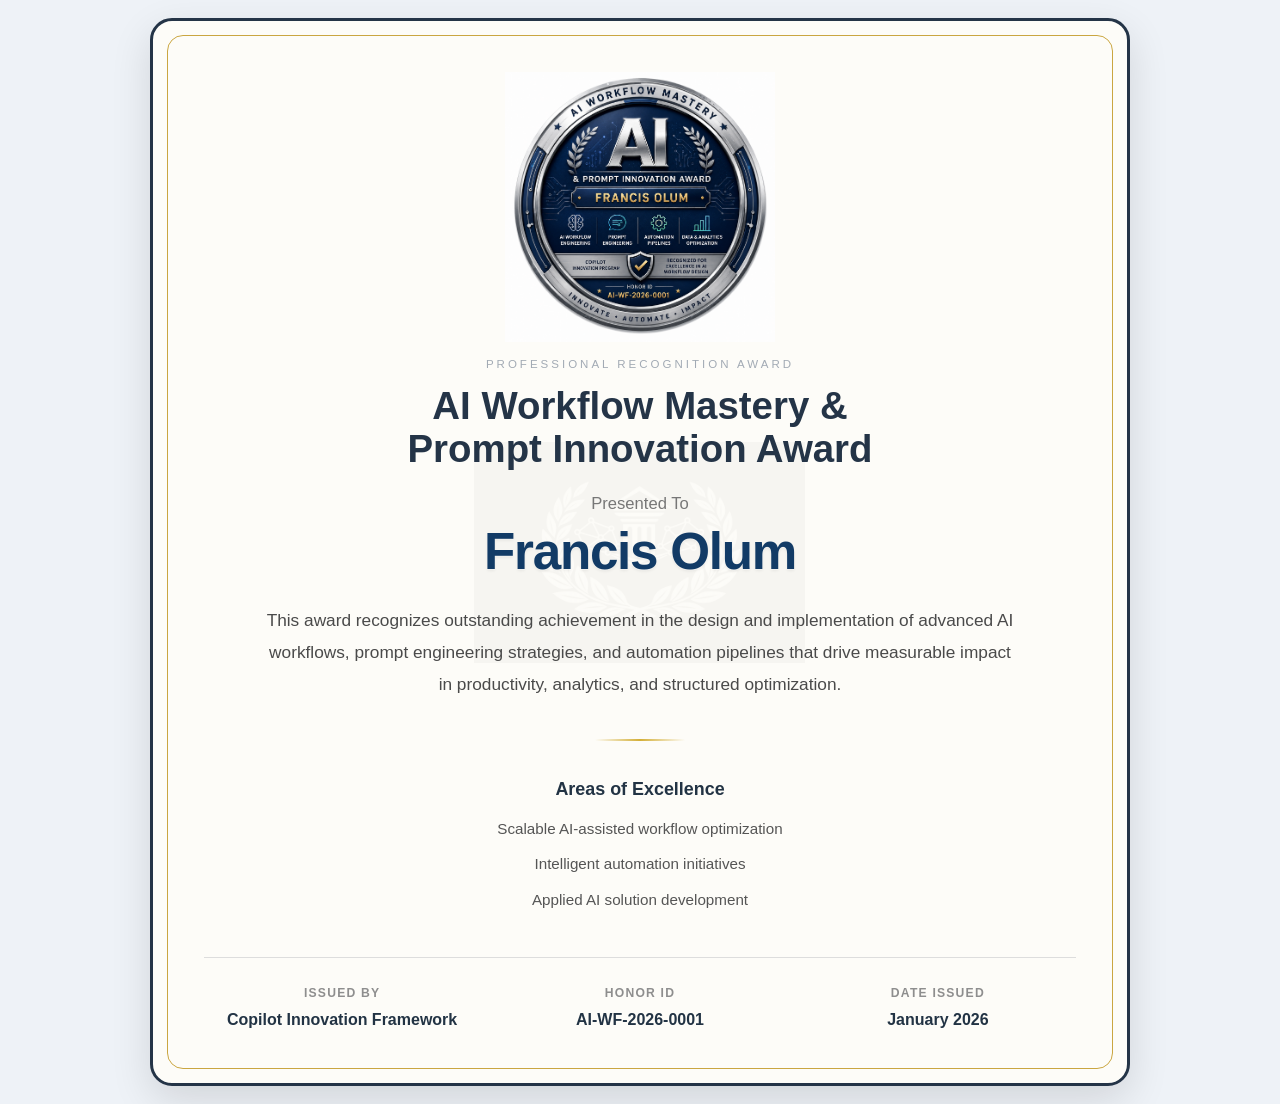
<file: award.html>
<!DOCTYPE html>
<html lang="en">
<head>
  <meta charset="UTF-8" />
  <meta
    name="viewport"
    content="width=device-width, initial-scale=1.0"
  />

  <title>
    AI Workflow Mastery & Prompt Innovation Award
  </title>

  <link
    rel="stylesheet"
    href="styles/awards.css"
  />
</head>

<body>

<div class="certificate">

  <img
    src="assets/award.png"
    alt="Award Badge"
    class="badge"
  >

  <div class="award-label">
    Professional Recognition Award
  </div>

  <h1>
    AI Workflow Mastery &
    Prompt Innovation Award
  </h1>

  <div class="presented">
    Presented To
  </div>

  <h2>
    Francis Olum
  </h2>

  <p class="description">
    This award recognizes outstanding
    achievement in the design and
    implementation of advanced AI workflows,
    prompt engineering strategies, and
    automation pipelines that drive measurable
    impact in productivity, analytics, and
    structured optimization.
  </p>

  <div class="divider"></div>

  <div class="excellence">

    <h3>
      Areas of Excellence
    </h3>

    <ul>
      <li>
        Scalable AI-assisted workflow optimization
      </li>

      <li>
        Intelligent automation initiatives
      </li>

      <li>
        Applied AI solution development
      </li>
    </ul>

  </div>

  <div class="footer-grid">

    <div>
      <div class="label">
        Issued By
      </div>

      <div class="value">
        Copilot Innovation Framework
      </div>
    </div>

    <div>
      <div class="label">
        Honor ID
      </div>

      <div class="value">
        AI-WF-2026-0001
      </div>
    </div>

    <div>
      <div class="label">
        Date Issued
      </div>

      <div class="value">
        January 2026
      </div>
    </div>

  </div>

</div>

</body>
</html>
</file>
<file: styles/main.css>
*{
  margin:0;
  padding:0;
  box-sizing:border-box;
}

:root{
  --bg:#08111f;
  --bg-soft:#0d1727;
  --text:#f5f5f2;
  --muted:#b6c1cf;
  --gold:#d4af63;

  --glass:
    rgba(255,255,255,.04);

  --glass-border:
    rgba(255,255,255,.08);
}

html{
  scroll-behavior:smooth;
  scroll-padding-top:110px;
}

body{
  font-family:
    "Inter",
    "Segoe UI",
    sans-serif;

  background:
    radial-gradient(
      circle at top right,
      rgba(212,175,99,.08),
      transparent 22%
    ),
    linear-gradient(
      180deg,
      #08111f,
      #07101d
    );

  color:var(--text);

  overflow-x:hidden;
}

/* ===================
   Utilities
=================== */

.container{
  width:min(92%,1180px);
  margin:auto;
}

.narrow{
  max-width:960px;
}

.section{
  padding:105px 0;
}

.section-alt{
  background:
    linear-gradient(
      180deg,
      rgba(255,255,255,.02),
      transparent
    );
}

.section-header{
  margin-bottom:58px;
}

.section-header.center{
  text-align:center;
}

.section-label{
  color:var(--gold);

  text-transform:uppercase;

  letter-spacing:2px;

  font-size:.82rem;

  display:inline-block;

  margin-bottom:18px;
}

/* ===================
   Typography
=================== */

h1,
h2,
h3{
  line-height:1.04;
}

h1{
  font-size:
    clamp(
      3.2rem,
      6.8vw,
      6rem
    );

  line-height:.96;

  letter-spacing:-2px;

  max-width:760px;

  margin-bottom:24px;

  text-wrap:balance;
}

h2{
  font-size:
    clamp(
      2rem,
      4vw,
      3.2rem
    );

  letter-spacing:-1px;
}

h3{
  font-size:1.35rem;

  margin-bottom:18px;

  letter-spacing:-.5px;
}

p{
  color:var(--muted);

  line-height:1.85;
}

/* ===================
   Navbar
=================== */

.navbar{
  position:sticky;
  top:0;

  z-index:999;

  backdrop-filter:blur(22px);

  background:
    rgba(8,17,31,.72);

  border-bottom:
    1px solid
    rgba(255,255,255,.05);
}

.nav-inner{
  display:flex;
  justify-content:space-between;
  align-items:center;

  padding:22px 0;
}

.brand{
  font-size:1rem;

  font-weight:650;

  letter-spacing:.3px;
}

nav{
  display:flex;
  gap:30px;
}

nav a{
  text-decoration:none;

  color:
    rgba(182,193,207,.88);

  font-weight:500;

  letter-spacing:.4px;

  transition:.25s ease;
}

nav a:hover{
  color:var(--gold);
}

/* ===================
   Hero
=================== */

.hero{
  position:relative;

  min-height:84vh;

  display:flex;
  align-items:center;

  padding:40px 0 20px;

  overflow:hidden;
}

.hero-glow{
  position:absolute;

  width:700px;
  height:700px;

  right:-240px;
  top:-220px;

  border-radius:50%;

  background:
    radial-gradient(
      circle,
      rgba(212,175,99,.12),
      transparent 70%
    );
}

.hero-layout{
  display:grid;

  grid-template-columns:
    1.12fr
    .88fr;

  gap:72px;

  align-items:center;
}

.hero-content{
  position:relative;
  z-index:2;
}

.eyebrow{
  color:var(--gold);

  text-transform:uppercase;

  letter-spacing:2px;

  font-size:.82rem;

  margin-bottom:24px;
}

.hero-text{
  max-width:680px;

  font-size:1.12rem;
}

.hero-actions{
  margin-top:40px;

  display:flex;
  gap:18px;

  flex-wrap:wrap;
}

/* ===================
   Hero Visual
=================== */

.hero-visual{
  position:relative;
}

.hero-visual img{
  width:100%;
  display:block;

  border-radius:32px;

  opacity:.96;

  border:
    1px solid
    rgba(255,255,255,.08);

  box-shadow:
    0 35px 80px
    rgba(0,0,0,.35);

  transform:
    perspective(1200px)
    rotateY(-4deg);
}

/* ===================
   Buttons
=================== */

.btn{
  display:inline-flex;
  align-items:center;
  justify-content:center;

  padding:16px 28px;

  border-radius:18px;

  text-decoration:none;

  font-weight:600;

  transition:.25s ease;
}

.btn-primary{
  background:var(--gold);

  color:#08111f;

  box-shadow:
    0 12px 28px
    rgba(212,175,99,.18);
}

.btn-primary:hover{
  transform:translateY(-3px);
}

.btn-secondary{
  border:
    1px solid
    rgba(255,255,255,.12);

  background:
    rgba(255,255,255,.03);

  color:var(--text);
}

.btn-secondary:hover{
  border-color:var(--gold);
}

/* ===================
   Cards
=================== */

.card-grid{
  display:grid;

  grid-template-columns:
    repeat(2,1fr);

  gap:28px;
}

.glass-card{
  background:
    linear-gradient(
      180deg,
      rgba(255,255,255,.045),
      rgba(255,255,255,.025)
    );

  border:
    1px solid
    rgba(255,255,255,.08);

  backdrop-filter:blur(14px);

  border-radius:30px;

  padding:42px;

  box-shadow:
    inset 0 1px 0
    rgba(255,255,255,.04),

    0 18px 40px
    rgba(0,0,0,.22);

  transition:
    transform .3s ease,
    border-color .3s ease,
    box-shadow .3s ease;
}

.glass-card:hover{
  transform:translateY(-4px);

  border-color:
    rgba(212,175,99,.22);

  box-shadow:
    inset 0 1px 0
    rgba(255,255,255,.06),

    0 24px 50px
    rgba(0,0,0,.28);
}

/* ===================
   Research
=================== */

.domain-grid{
  display:grid;

  grid-template-columns:
    repeat(3,1fr);

  gap:22px;
}

.domain-card{
  background:
    rgba(255,255,255,.03);

  border:
    1px solid
    rgba(255,255,255,.08);

  border-radius:24px;

  padding:32px;

  text-align:center;

  font-weight:600;

  transition:.25s ease;
}

.domain-card:hover{
  transform:translateY(-4px);

  border-color:
    rgba(212,175,99,.22);
}

/* ===================
   Network Visual
=================== */

.network-image{
  margin:50px 0;
}

.network-image img{
  width:100%;
  display:block;

  border-radius:32px;

  opacity:.96;

  border:
    1px solid
    rgba(255,255,255,.08);

  box-shadow:
    0 30px 70px
    rgba(0,0,0,.35);
}

/* ===================
   Locations
=================== */

.location-pills{
  display:flex;
  justify-content:center;
  flex-wrap:wrap;

  gap:14px;
}

.location-pills span{
  padding:15px 24px;

  border-radius:999px;

  background:
    rgba(255,255,255,.03);

  border:
    1px solid
    rgba(255,255,255,.08);

  transition:.25s ease;
}

.location-pills span:hover{
  border-color:
    rgba(212,175,99,.3);
}

/* ===================
   Footer
=================== */

footer{
  padding:80px 0;

  border-top:
    1px solid
    rgba(255,255,255,.05);
}

.footer-content{
  display:flex;
  justify-content:space-between;
  align-items:flex-start;

  gap:40px;
}

.footer-brand{
  font-size:1rem;

  font-weight:700;

  margin-bottom:10px;
}

.footer-links{
  display:flex;
  gap:24px;
  flex-wrap:wrap;
}

.footer-links a{
  text-decoration:none;

  color:var(--muted);

  transition:.25s ease;
}

.footer-links a:hover{
  color:var(--gold);
}

/* ===================
   Mobile
=================== */

@media(max-width:900px){

  .nav-inner{
    flex-direction:column;
    gap:18px;
  }

  nav{
    flex-wrap:wrap;
    justify-content:center;
    gap:20px;
  }

  .hero{
    min-height:auto;

    padding:90px 0 40px;
  }

  .hero-layout{
    grid-template-columns:1fr;

    gap:50px;
  }

  h1{
    font-size:
      clamp(
        2.9rem,
        11vw,
        4.4rem
      );

    line-height:.93;

    letter-spacing:-1.8px;
  }

  .hero-text{
    font-size:1rem;
  }

  .hero-actions{
    flex-direction:column;
  }

  .btn{
    width:100%;
  }

  .card-grid,
  .domain-grid{
    grid-template-columns:1fr;
  }

  .glass-card,
  .domain-card{
    padding:32px;
  }

  .footer-content{
    flex-direction:column;
  }

  .section{
    padding:72px 0;
  }

  .hero-visual img,
  .network-image img{
    border-radius:24px;

    transform:none;
  }
}
</file>
<file: awards/styles/awards.css>
*{
  margin:0;
  padding:0;
  box-sizing:border-box;
}

html,
body{
  width:100%;
  overflow-x:hidden;
}

body{
  font-family:
    "Segoe UI",
    Arial,
    sans-serif;

  background:#eef2f7;
  min-height:100vh;
  padding:18px;
}

/* ======================
   CERTIFICATE CONTAINER
====================== */
.certificate{
  position:relative;

  width:min(100%,980px);
  margin:auto;

  background:
    linear-gradient(
      180deg,
      #fffefb 0%,
      #fdfcf8 100%
    );

  border:3px solid #243447;
  border-radius:22px;

  padding:
    clamp(38px,4vw,66px)
    clamp(24px,4vw,56px);

  text-align:center;
  overflow:hidden;

  box-shadow:
    0 14px 40px
    rgba(0,0,0,.12);
}

/* ======================
   INNER GOLD FRAME
====================== */
.certificate::after{
  content:"";
  position:absolute;
  inset:14px;

  border:1.5px solid #caa641;
  border-radius:16px;

  pointer-events:none;
  z-index:1;
}

/* ======================
   WATERMARK (FINAL FINAL)
====================== */
.certificate::before{
  content:"";
  position:absolute;
  inset:0;

  background:
    url("../assets/watermark.webp")
    center center
    no-repeat;

  /* make it visible */
  background-size:78%;

  /* THIS is the important fix */
  opacity:.12;

  /* subtle premium tint */
  filter:
    sepia(.35)
    saturate(.9);

  pointer-events:none;
  z-index:0;
}

/* CONTENT ABOVE WATERMARK */
.certificate > *{
  position:relative;
  z-index:2;
}

/* ======================
   BADGE / LOGO
====================== */
.badge{
  width:
    clamp(
      130px,
      17vw,
      215px
    );

  height:auto;

  display:block;

  margin:
    0 auto
    20px;

  filter:
    drop-shadow(
      0 8px 16px
      rgba(0,0,0,.08)
    );

  transition:
    transform .25s ease;
}

.badge:hover{
  transform:scale(1.02);
}

/* ======================
   TOP LABEL
====================== */
.award-label{
  text-transform:uppercase;
  letter-spacing:4px;

  color:#9ca4af;

  font-size:
    clamp(
      .72rem,
      .9vw,
      .88rem
    );

  margin-bottom:16px;
  line-height:1.5;
}

/* ======================
   TITLE
====================== */
h1{
  font-size:
    clamp(
      1.9rem,
      3vw,
      3.15rem
    );

  line-height:1.08;
  font-weight:700;

  color:#243447;

  max-width:700px;

  margin:
    0 auto
    20px;

  text-wrap:balance;
}

/* ======================
   PRESENTED TO
====================== */
.presented{
  color:#777;

  font-size:
    clamp(
      .95rem,
      1.3vw,
      1.08rem
    );

  margin-bottom:8px;
}

/* ======================
   RECIPIENT NAME
====================== */
h2{
  font-size:
    clamp(
      2.1rem,
      4vw,
      3.4rem
    );

  font-weight:700;

  color:#123b66;

  letter-spacing:-0.025em;

  margin-bottom:14px;

  text-shadow:
    0 2px 3px
    rgba(0,0,0,.06);
}

/* ======================
   RECOGNITION PILL
====================== */
.recognition-pill{
  display:inline-block;

  width:min(90%,400px);

  padding:
    12px 20px;

  border:
    1px solid
    rgba(202,166,65,.28);

  border-radius:999px;

  background:
    rgba(212,175,55,.08);

  color:#78643d;

  font-size:.92rem;
  font-weight:500;

  line-height:1.35;

  margin-bottom:24px;
}

/* ======================
   DESCRIPTION
====================== */
.description{
  max-width:720px;

  margin:auto;

  line-height:1.82;

  color:#4a4a4a;

  font-size:
    clamp(
      .98rem,
      1.35vw,
      1.08rem
    );
}

/* ======================
   DIVIDER
====================== */
.divider{
  width:90px;
  height:1.5px;

  margin:
    32px auto;

  background:
    linear-gradient(
      90deg,
      transparent,
      #d4af37,
      transparent
    );
}

/* ======================
   EXCELLENCE
====================== */
.excellence h3{
  color:#223344;

  margin-bottom:18px;

  font-size:
    clamp(
      1.05rem,
      1.4vw,
      1.25rem
    );
}

.excellence ul{
  list-style:none;
}

.excellence li{
  margin:10px 0;

  color:#555;

  line-height:1.72;

  font-size:
    clamp(
      .95rem,
      1.15vw,
      1.03rem
    );
}

/* ======================
   FOOTER
====================== */
.footer-grid{
  margin-top:34px;
  padding-top:24px;

  border-top:
    1px solid
    rgba(36,52,71,.12);

  display:grid;

  grid-template-columns:
    repeat(
      auto-fit,
      minmax(180px,1fr)
    );

  gap:22px;
}

.label{
  text-transform:uppercase;

  letter-spacing:1.5px;

  color:#8e8e8e;

  font-size:.76rem;
  font-weight:600;

  margin-bottom:8px;
}

.value{
  color:#223344;
  font-weight:600;
  line-height:1.5;
}

/* ======================
   VERIFICATION
====================== */
.verification{
  margin-top:22px;

  font-size:.84rem;

  color:#7d7d7d;

  letter-spacing:.4px;

  line-height:1.6;
}

/* ======================
   MOBILE
====================== */
@media(max-width:768px){

  body{
    padding:12px;
  }

  .certificate{
    width:100%;

    border-radius:22px;
    border-width:2.5px;

    padding:
      28px
      20px
      30px;

    box-shadow:
      0 8px 24px
      rgba(0,0,0,.10);
  }

  .certificate::after{
    inset:10px;
    border-radius:18px;
  }

  /* make watermark visible on phones */
  .certificate::before{
    background-size:96%;
    opacity:.14;
  }

  .badge{
    width:125px;
    margin-bottom:12px;
  }

  .award-label{
    font-size:.72rem;
    letter-spacing:4px;
    margin-bottom:18px;
  }

  h1{
    font-size:
      clamp(
        2rem,
        8vw,
        2.65rem
      );

    line-height:1.08;
    margin-bottom:20px;
  }

  .presented{
    font-size:1rem;
  }

  h2{
    font-size:
      clamp(
        2.25rem,
        9vw,
        2.9rem
      );

    line-height:1.05;
    margin-bottom:14px;
  }

  .recognition-pill{
    width:min(90%,400px);

    padding:
      12px 18px;

    font-size:.96rem;

    margin-bottom:24px;
  }

  .description{
    font-size:1.02rem;
    line-height:1.85;
  }

  .divider{
    width:100px;
    margin:34px auto;
  }

  .excellence h3{
    font-size:1.55rem;
    margin-bottom:18px;
  }

  .excellence li{
    font-size:1.05rem;
    line-height:1.75;
    margin:10px 0;
  }

  .footer-grid{
    grid-template-columns:1fr;

    gap:22px;

    margin-top:34px;
    padding-top:26px;
  }

  .verification{
    margin-top:22px;

    font-size:.9rem;

    line-height:1.7;

    word-break:break-word;
  }
}
</file>
<file: styles/labs.css>
*{
  margin:0;
  padding:0;
  box-sizing:border-box;
}

:root{
  --bg:#08111f;
  --bg-soft:#0d1727;
  --text:#f5f5f2;
  --muted:#b6c1cf;
  --gold:#d4af63;

  --glass:
    rgba(255,255,255,.04);

  --glass-border:
    rgba(255,255,255,.08);
}

html{
  scroll-behavior:smooth;
  scroll-padding-top:110px;
}

body{
  font-family:
    "Inter",
    "Segoe UI",
    sans-serif;

  background:
    radial-gradient(
      circle at top right,
      rgba(212,175,99,.08),
      transparent 22%
    ),
    linear-gradient(
      180deg,
      #08111f,
      #07101d
    );

  color:var(--text);

  overflow-x:hidden;
}

/* ===================
   Utilities
=================== */

.container{
  width:min(92%,1180px);
  margin:auto;
}

.narrow{
  max-width:900px;
}

.section{
  padding:105px 0;
}

.section-alt{
  background:
    linear-gradient(
      180deg,
      rgba(255,255,255,.02),
      transparent
    );
}

.section-header{
  margin-bottom:58px;
}

.section-header.center{
  text-align:center;
}

.section-label{
  color:var(--gold);

  text-transform:uppercase;

  letter-spacing:2px;

  font-size:.82rem;

  display:inline-block;

  margin-bottom:18px;
}

/* ===================
   Typography
=================== */

h1,
h2,
h3{
  line-height:1.04;
}

h1{
  font-size:
    clamp(
      3.2rem,
      6.8vw,
      6rem
    );

  line-height:.96;

  letter-spacing:-2px;

  max-width:760px;

  margin-bottom:24px;

  text-wrap:balance;
}

h2{
  font-size:
    clamp(
      2rem,
      4vw,
      3.1rem
    );

  letter-spacing:-1px;
}

h3{
  font-size:1.35rem;

  margin-bottom:18px;

  letter-spacing:-.5px;
}

p{
  color:var(--muted);

  line-height:1.85;
}

/* ===================
   Navbar
=================== */

.navbar{
  position:sticky;
  top:0;

  z-index:999;

  backdrop-filter:blur(22px);

  background:
    rgba(8,17,31,.72);

  border-bottom:
    1px solid
    rgba(255,255,255,.05);
}

.nav-inner{
  display:flex;
  justify-content:space-between;
  align-items:center;

  padding:22px 0;
}

.brand{
  text-decoration:none;

  color:var(--text);

  font-size:1rem;

  font-weight:650;

  letter-spacing:.3px;
}

nav{
  display:flex;
  gap:30px;
}

nav a{
  text-decoration:none;

  color:
    rgba(182,193,207,.88);

  font-weight:500;

  letter-spacing:.4px;

  transition:.25s ease;
}

nav a:hover{
  color:var(--gold);
}

/* ===================
   Hero
=================== */

.hero{
  position:relative;

  min-height:84vh;

  display:flex;
  align-items:center;

  padding:40px 0 20px;

  overflow:hidden;
}

.hero-glow{
  position:absolute;

  width:700px;
  height:700px;

  right:-240px;
  top:-220px;

  border-radius:50%;

  background:
    radial-gradient(
      circle,
      rgba(212,175,99,.12),
      transparent 70%
    );
}

.hero-layout{
  display:grid;

  grid-template-columns:
    1.12fr
    .88fr;

  gap:72px;

  align-items:center;
}

.hero-content{
  position:relative;
  z-index:2;
}

.eyebrow{
  color:var(--gold);

  text-transform:uppercase;

  letter-spacing:2px;

  font-size:.82rem;

  margin-bottom:24px;
}

.hero-text{
  max-width:680px;

  font-size:1.12rem;
}

.hero-actions{
  margin-top:40px;

  display:flex;
  gap:18px;

  flex-wrap:wrap;
}

/* ===================
   Hero Visual
=================== */

.hero-visual img{
  width:100%;
  display:block;

  border-radius:32px;

  opacity:.96;

  border:
    1px solid
    rgba(255,255,255,.08);

  box-shadow:
    0 35px 80px
    rgba(0,0,0,.35);

  transform:
    perspective(1200px)
    rotateY(-4deg);
}

/* ===================
   Buttons
=================== */

.btn{
  display:inline-flex;
  align-items:center;
  justify-content:center;

  padding:16px 28px;

  border-radius:18px;

  text-decoration:none;

  font-weight:600;

  transition:.25s ease;
}

.btn-primary{
  background:var(--gold);

  color:#08111f;

  box-shadow:
    0 12px 28px
    rgba(212,175,99,.18);
}

.btn-primary:hover{
  transform:translateY(-3px);
}

.btn-secondary{
  border:
    1px solid
    rgba(255,255,255,.12);

  background:
    rgba(255,255,255,.03);

  color:var(--text);
}

.btn-secondary:hover{
  border-color:var(--gold);
}

/* ===================
   Cards
=================== */

.card-grid{
  display:grid;

  grid-template-columns:
    repeat(2,1fr);

  gap:28px;
}

.glass-card,
.initiative-card,
.principle-card{
  background:
    linear-gradient(
      180deg,
      rgba(255,255,255,.045),
      rgba(255,255,255,.025)
    );

  border:
    1px solid
    rgba(255,255,255,.08);

  backdrop-filter:blur(14px);

  border-radius:30px;

  padding:40px;

  box-shadow:
    inset 0 1px 0
    rgba(255,255,255,.04),

    0 18px 40px
    rgba(0,0,0,.22);

  transition:
    transform .3s ease,
    border-color .3s ease,
    box-shadow .3s ease;
}

.glass-card:hover,
.initiative-card:hover,
.principle-card:hover{
  transform:translateY(-4px);

  border-color:
    rgba(212,175,99,.22);

  box-shadow:
    inset 0 1px 0
    rgba(255,255,255,.06),

    0 24px 50px
    rgba(0,0,0,.28);
}

/* ===================
   Domains
=================== */

.domain-grid{
  display:grid;

  grid-template-columns:
    repeat(3,1fr);

  gap:22px;
}

.domain-card{
  background:
    rgba(255,255,255,.03);

  border:
    1px solid
    rgba(255,255,255,.08);

  border-radius:24px;

  padding:32px;

  text-align:center;

  font-weight:600;

  transition:.25s ease;
}

.domain-card:hover{
  transform:translateY(-4px);

  border-color:
    rgba(212,175,99,.22);
}

/* ===================
   Initiatives
=================== */

.initiative-grid{
  display:grid;

  grid-template-columns:
    repeat(3,1fr);

  gap:28px;
}

.status-pill{
  display:inline-flex;

  padding:8px 14px;

  border-radius:999px;

  margin-bottom:22px;

  background:
    rgba(212,175,99,.12);

  border:
    1px solid
    rgba(212,175,99,.22);

  color:var(--gold);

  font-size:.8rem;

  font-weight:700;

  letter-spacing:1px;
}

/* ===================
   Method
=================== */

.method-flow{
  display:flex;
  justify-content:center;
  align-items:center;
  flex-wrap:wrap;

  gap:18px;
}

.method-flow div{
  padding:18px 26px;

  border-radius:20px;

  background:
    rgba(255,255,255,.03);

  border:
    1px solid
    rgba(255,255,255,.08);

  font-weight:600;
}

.method-flow span{
  color:var(--gold);

  font-size:1.2rem;
}

/* ===================
   Principles
=================== */

.principles-grid{
  display:grid;

  grid-template-columns:
    repeat(2,1fr);

  gap:24px;
}

/* ===================
   Footer
=================== */

footer{
  padding:80px 0;

  border-top:
    1px solid
    rgba(255,255,255,.05);
}

.footer-content{
  display:flex;
  justify-content:space-between;
  align-items:flex-start;

  gap:40px;
}

.footer-brand{
  font-size:1rem;

  font-weight:700;

  margin-bottom:10px;
}

.footer-links{
  display:flex;
  gap:24px;
  flex-wrap:wrap;
}

.footer-links a{
  text-decoration:none;

  color:var(--muted);

  transition:.25s ease;
}

.footer-links a:hover{
  color:var(--gold);
}

/* ===================
   Mobile
=================== */

@media(max-width:900px){

  .nav-inner{
    flex-direction:column;
    gap:18px;
  }

  nav{
    flex-wrap:wrap;
    justify-content:center;
    gap:16px;
  }

  nav a{
    font-size:.95rem;
  }

  .hero{
    min-height:auto;

    padding:90px 0 40px;
  }

  .hero-layout{
    grid-template-columns:1fr;

    gap:50px;
  }

  h1{
    font-size:
      clamp(
        2.9rem,
        11vw,
        4.4rem
      );

    line-height:.93;

    letter-spacing:-1.8px;
  }

  .hero-text{
    font-size:1rem;
  }

  .hero-actions{
    flex-direction:column;
  }

  .btn{
    width:100%;

    padding:14px 22px;
  }

  .card-grid,
  .domain-grid,
  .initiative-grid,
  .principles-grid{
    grid-template-columns:1fr;
  }

  .glass-card,
  .initiative-card,
  .principle-card{
    padding:32px;
  }

  .footer-content{
    flex-direction:column;
  }

  .section{
    padding:72px 0;
  }

  .hero-visual img{
    border-radius:24px;

    transform:none;
  }

  .method-flow{
    flex-direction:column;
  }

  .method-flow span{
    transform:rotate(90deg);
  }
}
</file>
<file: styles/research.css>
*{
margin:0;
padding:0;
box-sizing:border-box;
}

:root{
--bg:#08111f;
--bg-soft:#0d1727;
--text:#f5f5f2;
--muted:#b6c1cf;
--gold:#d4af63;

--glass:
rgba(255,255,255,.04);

--glass-border:
rgba(255,255,255,.08);
}

html{
scroll-behavior:smooth;
scroll-padding-top:110px;
}

body{
font-family:
Inter,
"Segoe UI",
sans-serif;

background:
radial-gradient(
circle at top right,
rgba(212,175,99,.08),
transparent 22%
),
linear-gradient(
180deg,
#08111f,
#07101d
);

color:var(--text);

overflow-x:hidden;
}

/* ===================
Utilities
=================== */

.container{
width:min(92%,1180px);
margin:auto;
}

.narrow{
max-width:960px;
}

.section{
padding:120px 0;
}

.section-alt{
background:
linear-gradient(
180deg,
rgba(255,255,255,.02),
transparent
);
}

.section-header{
margin-bottom:60px;
}

.section-header.center{
text-align:center;
}

.section-label{
color:var(--gold);

text-transform:uppercase;

letter-spacing:2px;

font-size:.82rem;

display:inline-block;

margin-bottom:18px;
}

/* ===================
Typography
=================== */

h1,h2,h3{
line-height:1.06;
letter-spacing:-1px;
}

h1{
font-size:
clamp(
3rem,
7vw,
6rem
);

max-width:760px;

margin-bottom:28px;
}

h2{
font-size:
clamp(
2rem,
4vw,
3.2rem
);
}

h3{
font-size:1.35rem;
margin-bottom:18px;
}

p{
color:var(--muted);
line-height:1.85;
}

/* ===================
Navbar
=================== */

.navbar{
position:sticky;
top:0;

z-index:999;

backdrop-filter:blur(22px);

background:
rgba(8,17,31,.72);

border-bottom:
1px solid
rgba(255,255,255,.05);
}

.nav-inner{
display:flex;
justify-content:space-between;
align-items:center;

padding:22px 0;
}

.brand{
text-decoration:none;

color:var(--text);

font-size:1rem;

font-weight:700;
}

nav{
display:flex;
gap:30px;
}

nav a{
text-decoration:none;

color:var(--muted);

transition:.25s ease;
}

nav a:hover{
color:var(--gold);
}

nav a.active{
color:var(--gold);
}

/* ===================
Hero
=================== */

.hero{
position:relative;

min-height:84vh;

display:flex;
align-items:center;

overflow:hidden;
}

.hero-glow{
position:absolute;

width:700px;
height:700px;

right:-240px;
top:-220px;

border-radius:50%;

background:
radial-gradient(
circle,
rgba(212,175,99,.12),
transparent 70%
);
}

.hero-layout{
display:grid;

grid-template-columns:
1.15fr
.85fr;

gap:64px;

align-items:center;
}

.hero-content{
position:relative;
z-index:2;
}

.eyebrow{
color:var(--gold);

text-transform:uppercase;

letter-spacing:2px;

font-size:.82rem;

margin-bottom:24px;
}

.hero-text{
max-width:680px;

font-size:1.15rem;
}

.hero-actions{
margin-top:42px;

display:flex;
gap:18px;

flex-wrap:wrap;
}

.hero-visual img{
width:100%;
display:block;

border-radius:32px;

opacity:.94;

box-shadow:
0 30px 60px
rgba(0,0,0,.35);
}

/* ===================
Buttons
=================== */

.btn{
display:inline-flex;
align-items:center;
justify-content:center;

padding:16px 28px;

border-radius:18px;

text-decoration:none;

font-weight:600;

transition:.25s ease;
}

.btn-primary{
background:var(--gold);
color:#08111f;

box-shadow:
0 12px 28px
rgba(212,175,99,.18);
}

.btn-primary:hover{
transform:translateY(-3px);
}

.btn-secondary{
border:
1px solid
rgba(255,255,255,.12);

color:var(--text);

background:
rgba(255,255,255,.03);
}

.btn-secondary:hover{
border-color:var(--gold);
}

/* ===================
Domain Cards
=================== */

.domain-grid{
display:grid;

grid-template-columns:
repeat(3,1fr);

gap:24px;
}

.domain-card{
background:var(--glass);

border:
1px solid
var(--glass-border);

border-radius:30px;

padding:38px;

transition:.25s ease;
}

.domain-card:hover{
transform:translateY(-4px);

border-color:
rgba(212,175,99,.22);
}

/* ===================
Research Themes
=================== */

.theme-grid{
display:grid;

grid-template-columns:
repeat(3,1fr);

gap:28px;
}

.theme-card{
background:var(--glass);

border:
1px solid
var(--glass-border);

border-radius:30px;

padding:40px;

transition:.25s ease;
}

.theme-card:hover{
transform:translateY(-4px);

border-color:
rgba(212,175,99,.22);
}

.status-pill{
display:inline-flex;

padding:8px 14px;

border-radius:999px;

margin-bottom:20px;

background:
rgba(212,175,99,.12);

border:
1px solid
rgba(212,175,99,.2);

color:var(--gold);

font-size:.78rem;

font-weight:700;

letter-spacing:1px;
}

/* ===================
Method Flow
=================== */

.method-flow{
display:flex;

justify-content:center;
align-items:center;

flex-wrap:wrap;

gap:18px;
}

.method-flow div{
padding:18px 26px;

border-radius:20px;

background:
rgba(255,255,255,.03);

border:
1px solid
rgba(255,255,255,.08);

font-weight:600;
}

.method-flow span{
color:var(--gold);

font-size:1.2rem;
}

/* ===================
Principles
=================== */

.principles-grid{
display:grid;

grid-template-columns:
repeat(2,1fr);

gap:24px;
}

.principle-card{
background:var(--glass);

border:
1px solid
var(--glass-border);

border-radius:30px;

padding:40px;

transition:.25s ease;
}

.principle-card:hover{
transform:translateY(-4px);

border-color:
rgba(212,175,99,.22);
}

/* ===================
CTA
=================== */

.cta-box{
text-align:center;

background:
rgba(255,255,255,.03);

border:
1px solid
rgba(255,255,255,.08);

border-radius:32px;

padding:80px 40px;
}

.cta-box p{
max-width:720px;

margin:
20px auto
35px;
}

/* ===================
Footer
=================== */

footer{
padding:80px 0;

border-top:
1px solid
rgba(255,255,255,.05);
}

.footer-content{
display:flex;
justify-content:space-between;
align-items:flex-start;

gap:40px;
}

.footer-brand{
font-size:1.05rem;
font-weight:700;

margin-bottom:10px;
}

.footer-links{
display:flex;
gap:24px;
}

.footer-links a{
text-decoration:none;

color:var(--muted);
}

.footer-links a:hover{
color:var(--gold);
}

/* ===================
Mobile
=================== */

@media(max-width:900px){

.nav-inner{
flex-direction:column;
gap:18px;
}

nav{
flex-wrap:wrap;
justify-content:center;
}

.hero{
min-height:auto;
padding:110px 0 70px;
}

.hero-layout{
grid-template-columns:1fr;
gap:50px;
}

.hero-actions{
flex-direction:column;
}

.btn{
width:100%;
}

.domain-grid,
.theme-grid,
.principles-grid{
grid-template-columns:1fr;
}

.method-flow{
flex-direction:column;
}

.method-flow span{
transform:rotate(90deg);
}

.footer-content{
flex-direction:column;
}

.section{
padding:90px 0;
}

}
</file>
<file: styles/awards.css>
*{
  margin:0;
  padding:0;
  box-sizing:border-box;
}

html,
body{
  width:100%;
  overflow-x:hidden;
}

body{
  font-family:
    "Segoe UI",
    Arial,
    sans-serif;

  background:#eef2f7;
  min-height:100vh;

  padding:18px;
}

/* ======================
   CERTIFICATE CONTAINER
====================== */
.certificate{
  position:relative;

  width:min(100%,980px);
  margin:auto;

  background:#fdfcf8;

  border:3px solid #243447;
  border-radius:22px;

  padding:
    clamp(36px,4vw,68px)
    clamp(24px,4vw,56px);

  text-align:center;
  overflow:hidden;

  box-shadow:
    0 14px 40px
    rgba(0,0,0,.12);
}

/* INNER GOLD FRAME */
.certificate::after{
  content:"";
  position:absolute;
  inset:14px;

  border:1.5px solid #caa641;
  border-radius:16px;

  pointer-events:none;
}

/* WATERMARK */
.certificate::before{
  content:"";
  position:absolute;
  inset:0;

  background:
    url("../assets/watermark.jpeg")
    center center
    no-repeat;

  background-size:34%;

  opacity:.022;
  filter:grayscale(100%);

  pointer-events:none;
}

/* CONTENT ABOVE WATERMARK */
.certificate > *{
  position:relative;
  z-index:2;
}

/* ======================
   BADGE
====================== */
.badge{
  width:
    clamp(
      170px,
      22vw,
      270px
    );

  height:auto;
  display:block;

  margin:
    0 auto
    16px;
}

/* ======================
   TOP LABEL
====================== */
.award-label{
  text-transform:uppercase;
  letter-spacing:3px;

  color:#a2aab4;

  font-size:
    clamp(
      .72rem,
      .9vw,
      .88rem
    );

  margin-bottom:14px;
}

/* ======================
   TITLE
====================== */
h1{
  font-size:
    clamp(
      1.9rem,
      3vw,
      3.2rem
    );

  line-height:1.12;
  font-weight:700;

  color:#243447;

  max-width:720px;

  margin:
    0 auto
    24px;

  text-wrap:balance;
}

/* ======================
   PRESENTED TO
====================== */
.presented{
  color:#777;

  font-size:
    clamp(
      .95rem,
      1.3vw,
      1.08rem
    );

  margin-bottom:8px;
}

/* ======================
   RECIPIENT NAME
====================== */
h2{
  font-size:
    clamp(
      2.1rem,
      4vw,
      3.4rem
    );

  font-weight:700;

  color:#123b66;

  letter-spacing:-0.025em;

  margin-bottom:24px;

  text-shadow:
    0 1px 0 rgba(255,255,255,.35),
    0 2px 3px rgba(0,0,0,.06);
}

/* ======================
   DESCRIPTION
====================== */
.description{
  max-width:760px;

  margin:auto;

  line-height:1.85;

  color:#4a4a4a;

  font-size:
    clamp(
      .98rem,
      1.35vw,
      1.08rem
    );
}

/* ======================
   DIVIDER
====================== */
.divider{
  width:90px;
  height:1.5px;

  margin:
    38px auto;

  background:
    linear-gradient(
      90deg,
      transparent,
      #d4af37,
      transparent
    );
}

/* ======================
   EXCELLENCE
====================== */
.excellence h3{
  color:#223344;

  margin-bottom:16px;

  font-size:
    clamp(
      1.05rem,
      1.4vw,
      1.25rem
    );
}

.excellence ul{
  list-style:none;
}

.excellence li{
  margin:10px 0;

  color:#555;

  line-height:1.7;

  font-size:
    clamp(
      .95rem,
      1.15vw,
      1.03rem
    );
}

/* ======================
   FOOTER
====================== */
.footer-grid{
  margin-top:44px;
  padding-top:28px;

  border-top:
    1px solid #ddd;

  display:grid;

  grid-template-columns:
    repeat(
      auto-fit,
      minmax(180px,1fr)
    );

  gap:22px;
}

.label{
  text-transform:uppercase;
  letter-spacing:1.2px;

  color:#8e8e8e;

  font-size:.76rem;
  font-weight:600;

  margin-bottom:8px;
}

.value{
  color:#223344;

  font-weight:600;

  line-height:1.5;
}

/* ======================
   MOBILE
====================== */
@media(max-width:768px){

  body{
    padding:10px;
  }

  .certificate{
    border-radius:18px;

    padding:
      28px
      18px;
  }

  .certificate::after{
    inset:10px;
  }

  .certificate::before{
    background-size:52%;
    opacity:.018;
  }

  .badge{
    width:145px;
    margin-bottom:14px;
  }

  h1{
    font-size:2rem;
    line-height:1.15;
    margin-bottom:18px;
  }

  h2{
    font-size:2.5rem;
    margin-bottom:18px;
  }

  .description{
    font-size:.98rem;
    line-height:1.75;
  }

  .footer-grid{
    grid-template-columns:1fr;

    gap:18px;

    margin-top:34px;
  }
}
</file>
